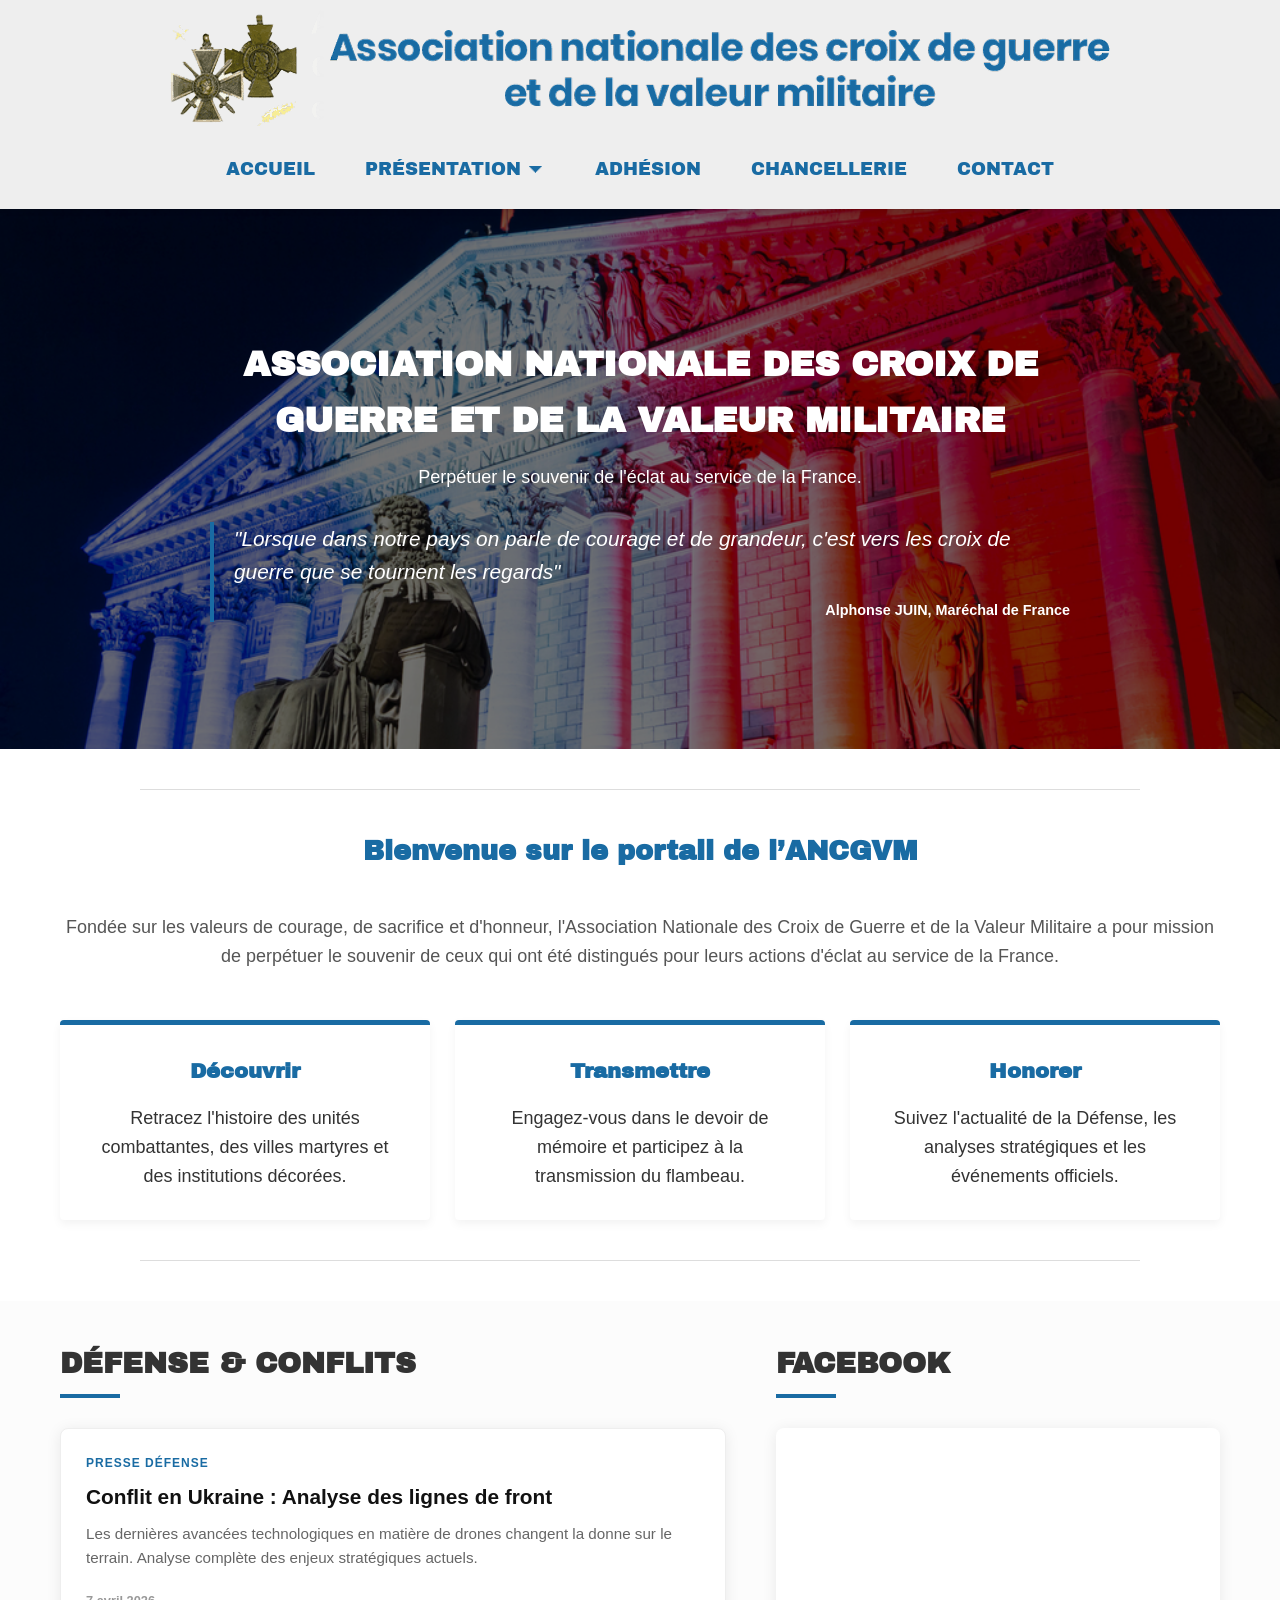
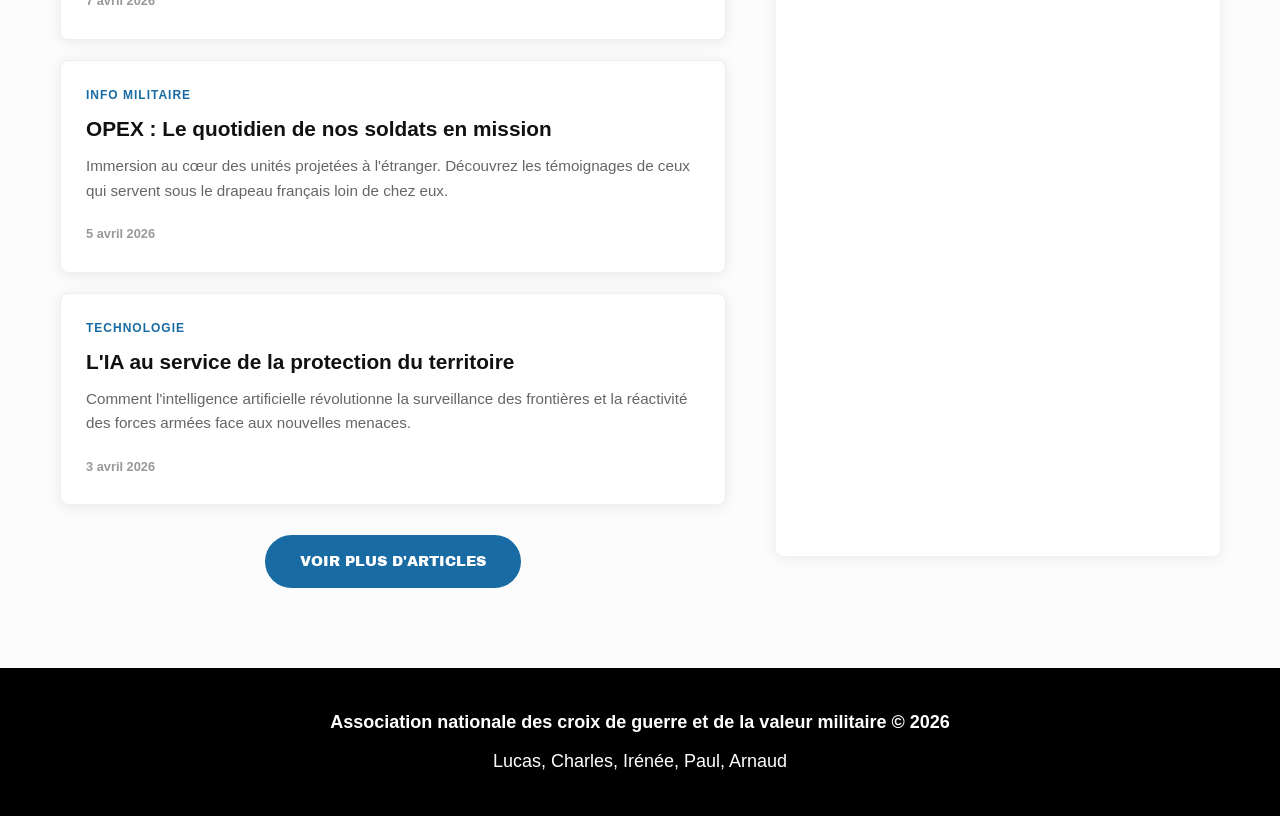
<file: index.html>
<!DOCTYPE html>
<html lang="fr">
<head>
    <meta charset="UTF-8">
    <meta name="viewport" content="width=device-width, initial-scale=1.0">
    <link rel="stylesheet" href="css/index.css">
    <link rel="preconnect" href="https://fonts.googleapis.com">
    <link rel="preconnect" href="https://fonts.gstatic.com" crossorigin>
    <link href="https://fonts.googleapis.com/css2?family=Archivo+Black&display=swap" rel="stylesheet">
    <title>ANCGVM - Accueil</title>
</head>
<body>
    <header>
        <div class="logo">
            <img src="image/logo.png" alt="logo">
        </div>
        <nav>
            <ul>
                <li><a href="index.html">ACCUEIL</a></li>
                <li class="dropdown">
                    <a>PRÉSENTATION ⏷</a>
                    <ul class="submenu">
                        <li><a href="html/presentation/histoire.html">HISTOIRE</a></li>
                        <li><a href="html/presentation/mission.html">MISSION</a></li>
                    </ul>
                </li>
                <li><a href="html/adhésion/adhesion.html">ADHÉSION</a></li>
                <li><a href="html/chancellerie.html">CHANCELLERIE</a></li>
                <li><a href="html/contact.html">CONTACT</a></li>
            </ul>
        </nav>
    </header>

    <main>
        <section class="hero">
            <div class="hero-overlay"></div>
            <div class="hero-content">
                <h1>Association Nationale des Croix de Guerre et de la Valeur Militaire</h1>
                <p class="hero-description">Perpétuer le souvenir de l'éclat au service de la France.</p>
                <blockquote class="citation">
                    "Lorsque dans notre pays on parle de courage et de grandeur, c'est vers les croix de guerre que se tournent les regards"
                    <cite>Alphonse JUIN, Maréchal de France</cite>
                </blockquote>
            </div>
        </section>

        <hr class="section-divider">

        <section class="presentation-section">
            <div class="container">
                <h2>Bienvenue sur le portail de l’ANCGVM</h2>
                <p class="intro-text">Fondée sur les valeurs de courage, de sacrifice et d'honneur, l'Association Nationale des Croix de Guerre et de la Valeur Militaire a pour mission de perpétuer le souvenir de ceux qui ont été distingués pour leurs actions d'éclat au service de la France.</p>
                
                <div class="features-grid">
                    <div class="feature-card">
                        <h3>Découvrir</h3>
                        <p>Retracez l'histoire des unités combattantes, des villes martyres et des institutions décorées.</p>
                    </div>
                    <div class="feature-card">
                        <h3>Transmettre</h3>
                        <p>Engagez-vous dans le devoir de mémoire et participez à la transmission du flambeau.</p>
                    </div>
                    <div class="feature-card">
                        <h3>Honorer</h3>
                        <p>Suivez l'actualité de la Défense, les analyses stratégiques et les événements officiels.</p>
                    </div>
                </div>
            </div>
        </section>

        <hr class="section-divider">

        <section class="news-social-section">
            <div class="container">
                <div class="dual-grid">
                    <div class="news-column">
                        <h2 class="column-title">DÉFENSE & CONFLITS</h2>
                        <div class="news-feed">
                            
                            <a href="https://news.google.com/search?q=Ukraine+guerre+actualité&hl=fr" target="_blank" class="article-card">
                                <div class="article-content">
                                    <span class="source">PRESSE DÉFENSE</span>
                                    <h3>Conflit en Ukraine : Analyse des lignes de front</h3>
                                    <p>Les dernières avancées technologiques en matière de drones changent la donne sur le terrain. Analyse complète des enjeux stratégiques actuels.</p>
                                    <span class="news-date">7 avril 2026</span>
                                </div>
                            </a>

                            <a href="https://news.google.com/search?q=Armée+française+opex&hl=fr" target="_blank" class="article-card">
                                <div class="article-content">
                                    <span class="source">INFO MILITAIRE</span>
                                    <h3>OPEX : Le quotidien de nos soldats en mission</h3>
                                    <p>Immersion au cœur des unités projetées à l'étranger. Découvrez les témoignages de ceux qui servent sous le drapeau français loin de chez eux.</p>
                                    <span class="news-date">5 avril 2026</span>
                                </div>
                            </a>

                            <a href="https://news.google.com/search?q=Innovation+défense+France&hl=fr" target="_blank" class="article-card">
                                <div class="article-content">
                                    <span class="source">TECHNOLOGIE</span>
                                    <h3>L'IA au service de la protection du territoire</h3>
                                    <p>Comment l'intelligence artificielle révolutionne la surveillance des frontières et la réactivité des forces armées face aux nouvelles menaces.</p>
                                    <span class="news-date">3 avril 2026</span>
                                </div>
                            </a>

                            <div class="btn-container">
                                <a href="https://news.google.com/search?q=guerre&hl=fr" target="_blank" class="btn-more">VOIR PLUS D'ARTICLES</a>
                            </div>
                        </div>
                    </div>

                    <div class="social-column">
                        <h2 class="column-title">FACEBOOK</h2>
                        <div class="fb-wrapper">
                            <iframe src="https://www.facebook.com/plugins/page.php?href=https%3A%2F%2Fwww.facebook.com%2FAncgvm&tabs=timeline&width=500&height=500&small_header=false&adapt_container_width=true&hide_cover=false&show_facepile=true&appId" 
                                width="500" height="700" style="border:none;overflow:hidden" scrolling="no" frameborder="0" allowfullscreen="true" allow="autoplay; clipboard-write; encrypted-media; picture-in-picture; web-share">
                            </iframe>
                        </div>
                    </div>
                </div>
            </div>
        </section>
    </main>

    <footer>
        <p>Association nationale des croix de guerre et de la valeur militaire © 2026</p>
        <p>Lucas, Charles, Irénée, Paul, Arnaud</p>
    </footer>
</body>
</html>
</file>
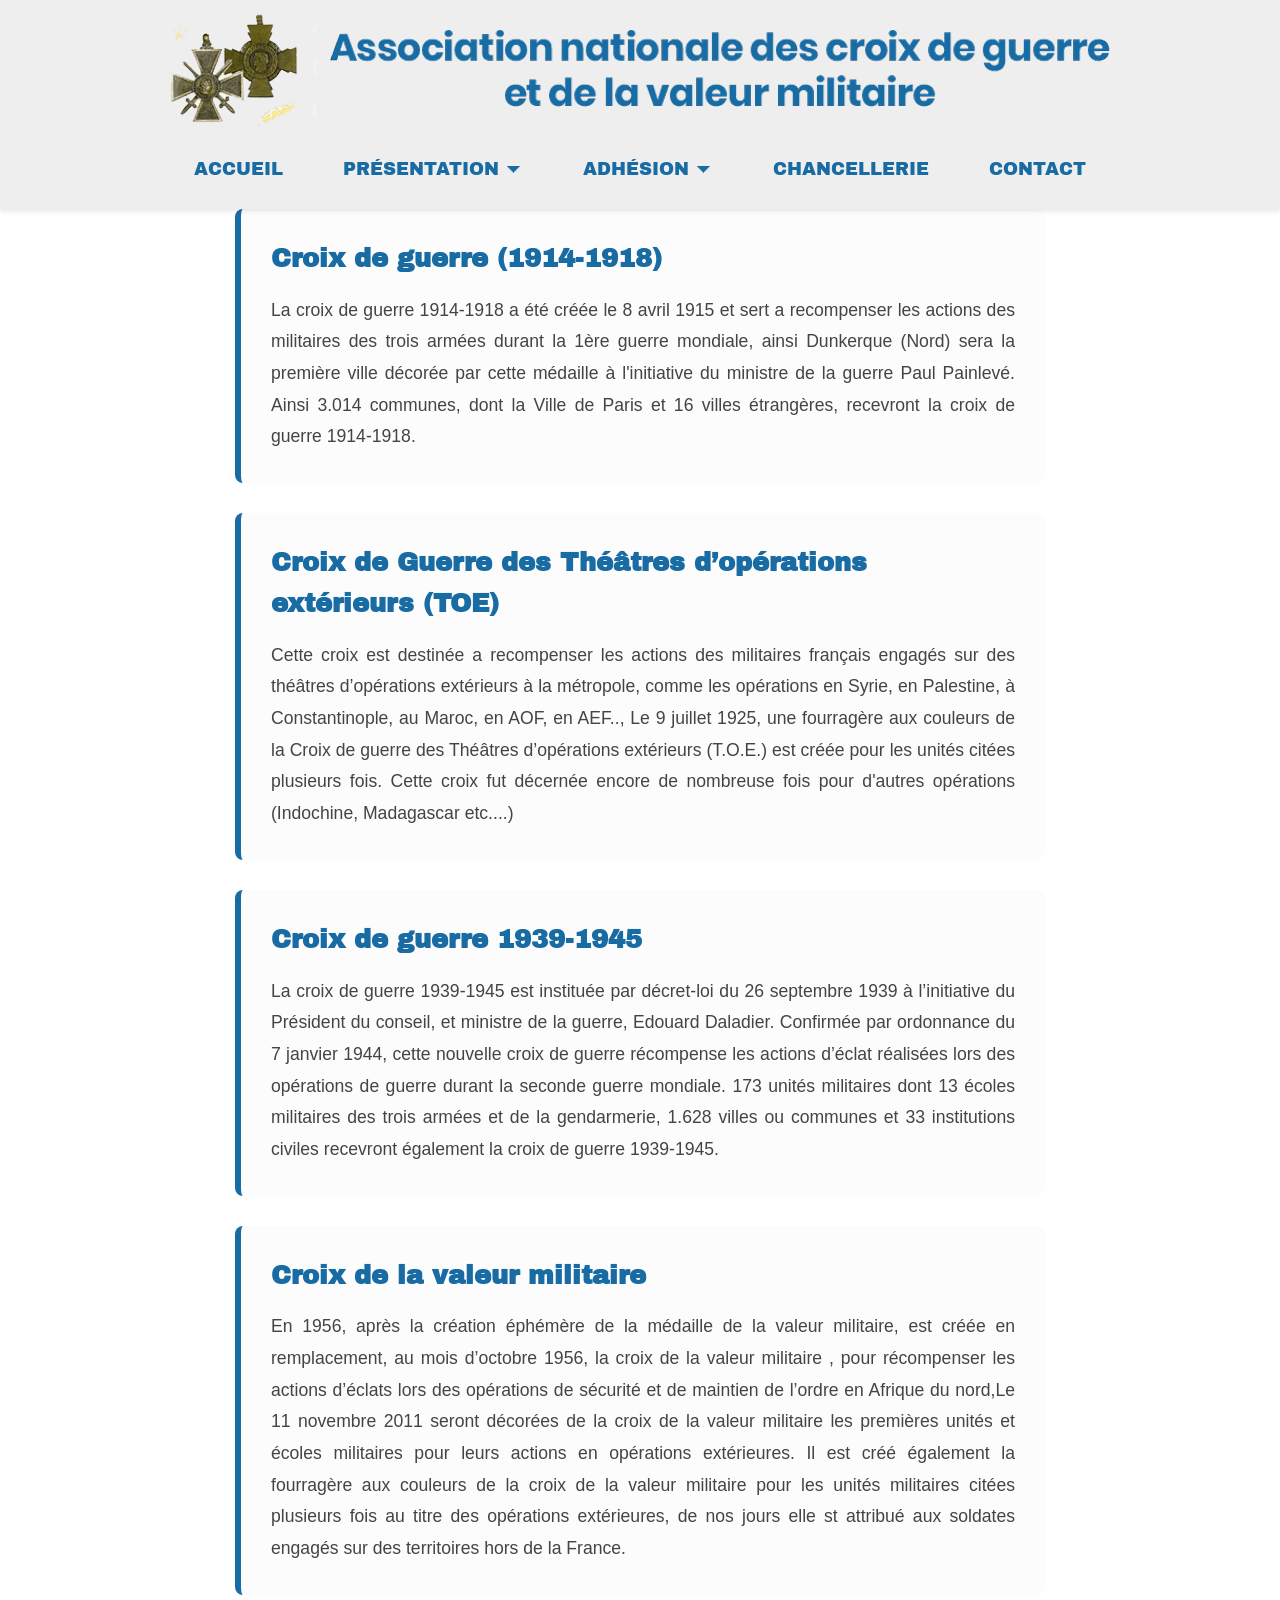
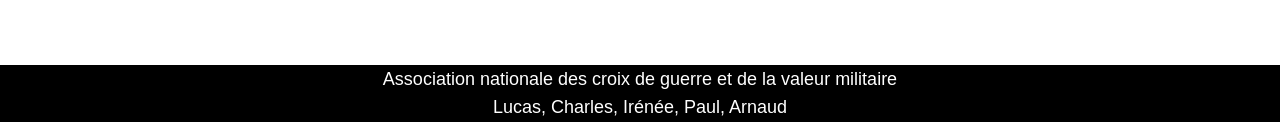
<file: html/chancellerie.html>
<!DOCTYPE html>
<html lang="fr">

<head>
    <meta charset="UTF-8">
    <meta name="viewport" content="width=device-width, initial-scale=1.0">
    <link rel="stylesheet" href="../css/chancellerie.css">
    <link rel="preconnect" href="https://fonts.googleapis.com">
    <link rel="preconnect" href="https://fonts.gstatic.com" crossorigin>
    <link href="https://fonts.googleapis.com/css2?family=Archivo+Black&display=swap" rel="stylesheet">
    <title>ANCGVM</title>
</head>

<body>
    <header>
        <div class="logo">
            <img src="../image/logo.png" alt="logo">
        </div>
        <nav>
            <ul>
                <li><a href="../index.html">ACCUEIL</a></li>
                <li class="dropdown">
                    <a>PRÉSENTATION ⏷</a>
                    <ul class="submenu">
                        <li><a href="presentation/histoire.html">HISTOIRE</a></li>
                        <li><a href="presentation/mission.html">MISSION</a></li>
                    </ul>
                </li>
                <li class="dropdown">
                    <a>ADHÉSION ⏷</a>
                    <ul class="submenu">
                        <li><a href="adhésion/modalité.html">MODALITÉS</a></li>
                        <li><a href="adhésion/modalité.html">FORMULAIRE</a></li>
                    </ul>
                </li>
                <li><a href="./chancellerie.html">CHANCELLERIE</a></li>
                <li><a href="./contact.html">CONTACT</a></li>
            </ul>
        </nav>
    </header>
    <section class="chancellerie-content">
            <article class="chancellerie-block">
                <h2>Croix de guerre (1914-1918)</h2>
                <p>La croix de guerre 1914-1918 a été créée le 8 avril 1915 et sert a recompenser les actions des militaires des trois armées durant la 1ère guerre mondiale, ainsi Dunkerque (Nord) sera la première ville décorée par cette médaille à l'initiative du ministre de la guerre Paul Painlevé. Ainsi 3.014 communes, dont la Ville de Paris et 16 villes étrangères, recevront la croix de guerre 1914-1918. </p>
            </article>

            <article class="chancellerie-block">
                <h2>Croix de Guerre des Théâtres d’opérations extérieurs (TOE)</h2>
                <p>Cette croix est destinée a recompenser les actions des militaires français engagés sur des théâtres d’opérations extérieurs à la métropole, comme les opérations en Syrie, en Palestine, à Constantinople, au Maroc, en AOF, en AEF.., Le 9 juillet 1925, une fourragère aux couleurs de la Croix de guerre des Théâtres d’opérations extérieurs (T.O.E.) est créée pour les unités citées plusieurs fois. Cette croix fut décernée encore de nombreuse fois pour d'autres opérations (Indochine, Madagascar etc....)</p>
            </article>

            <article class="chancellerie-block">
                <h2>Croix de guerre 1939-1945</h2>
                <p> La croix de guerre 1939-1945 est instituée par décret-loi du 26 septembre 1939 à l’initiative du Président du conseil, et ministre de la guerre, Edouard Daladier. Confirmée par ordonnance du 7 janvier 1944, cette nouvelle croix de guerre récompense les actions d’éclat réalisées lors des opérations de guerre durant la seconde guerre mondiale. 173 unités militaires dont 13 écoles militaires des trois armées et de la gendarmerie, 1.628 villes ou communes et 33 institutions civiles recevront également la croix de guerre 1939-1945.</p>
            </article>

            <article class="chancellerie-block">
                <h2>Croix de la valeur militaire</h2>
                <p> En 1956, après la création éphémère de la médaille de la valeur militaire, est créée en remplacement, au mois d’octobre 1956, la croix de la valeur militaire , pour récompenser les actions d’éclats lors des opérations de sécurité et de maintien de l’ordre en Afrique du nord,Le 11 novembre 2011 seront décorées de la croix de la valeur militaire les premières unités et écoles militaires pour leurs actions en opérations extérieures. Il est créé également la fourragère aux couleurs de la croix de la valeur militaire pour les unités militaires citées plusieurs fois au titre des opérations extérieures, de nos jours elle st attribué aux soldates engagés sur des territoires hors de la France.</p>
            </article>
        </section>
    <footer>
        <p>Association nationale des croix de guerre et de la valeur militaire</p>
        <p>Lucas, Charles, Irénée, Paul, Arnaud</p>
    </footer>
</body>

</html>
</file>
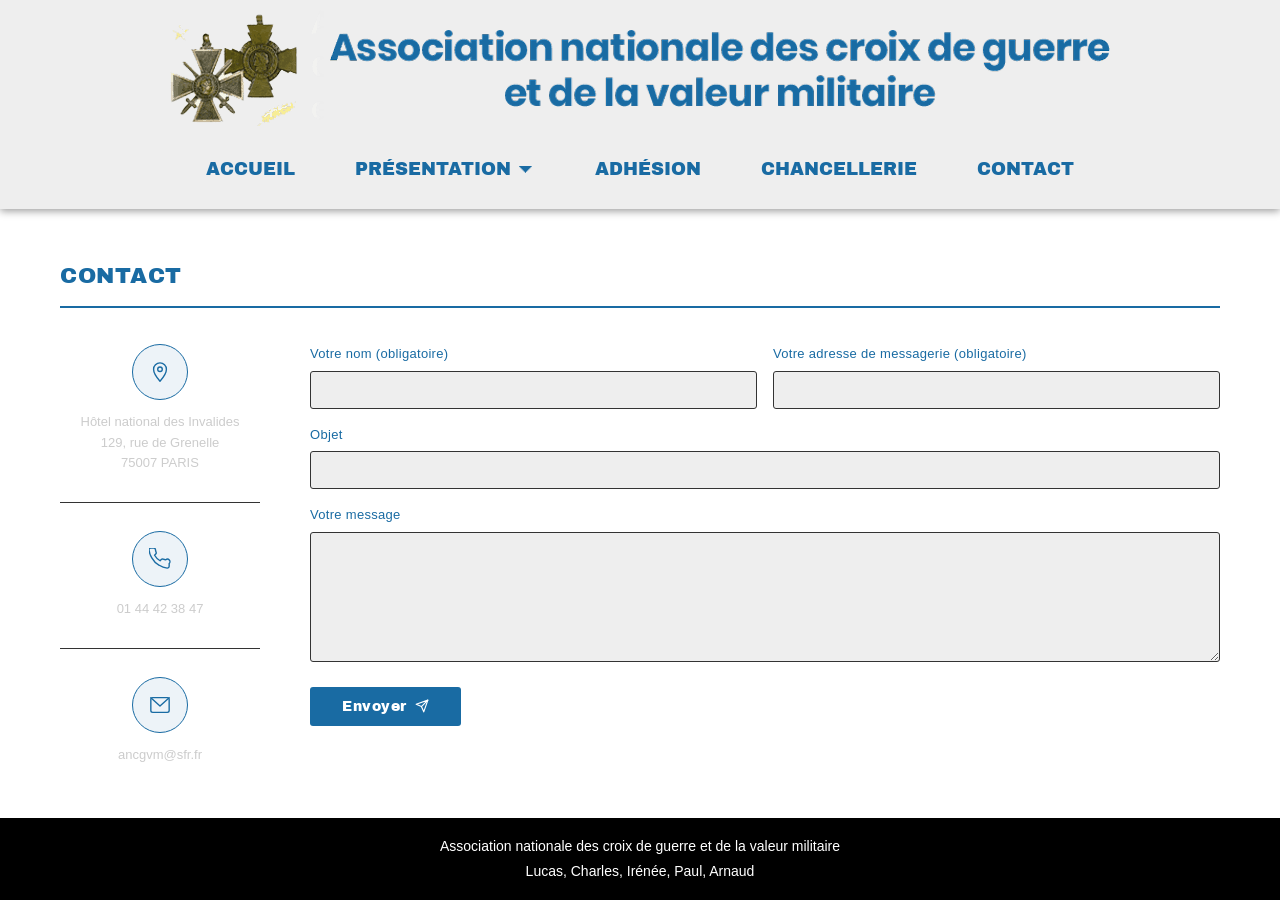
<file: html/contact.html>
<!DOCTYPE html>
<html lang="fr">
<head>
    <meta charset="UTF-8">
    <meta name="viewport" content="width=device-width, initial-scale=1.0">
    <link rel="stylesheet" href="../css/contact.css">
    <link rel="preconnect" href="https://fonts.googleapis.com">
    <link rel="preconnect" href="https://fonts.gstatic.com" crossorigin>
    <link href="https://fonts.googleapis.com/css2?family=Archivo+Black&display=swap" rel="stylesheet">
    <title>ANCGVM — Contact</title>
</head>
<body>
    <header>
        <div class="logo">
            <img src="../image/logo.png" alt="logo">
        </div>
        <nav>
            <ul>
                <li><a href="../index.html">ACCUEIL</a></li>
                <li class="dropdown">
                    <a>PRÉSENTATION ⏷</a>
                    <ul class="submenu">
                        <li><a href="presentation/histoire.html">HISTOIRE</a></li>
                        <li><a href="presentation/mission.html">MISSION</a></li>
                    </ul>
                </li>
                <li><a href="./adhésion/adhesion.html">ADHÉSION</a></li>
                <li><a href="./chancellerie.html">CHANCELLERIE</a></li>
                <li><a href="./contact.html">CONTACT</a></li>
            </ul>
        </nav>
    </header>

    <main>
        <p class="contact-title">CONTACT</p>

        <div class="contact-layout">

            <!-- Colonne gauche : infos -->
            <div class="contact-left">
                <div class="contact-info">
                    <div class="icon-wrap">
                        <svg width="22" height="22" viewBox="0 0 24 24" fill="none" stroke="#196ba3" stroke-width="1.5" stroke-linecap="round" stroke-linejoin="round">
                            <path d="M12 2C8.13 2 5 5.13 5 9c0 5.25 7 13 7 13s7-7.75 7-13c0-3.87-3.13-7-7-7z"/>
                            <circle cx="12" cy="9" r="2.5"/>
                        </svg>
                    </div>
                    <p>Hôtel national des Invalides<br>129, rue de Grenelle<br>75007 PARIS</p>
                </div>

                <hr class="info-sep">

                <div class="contact-info">
                    <div class="icon-wrap">
                        <svg width="22" height="22" viewBox="0 0 24 24" fill="none" stroke="#196ba3" stroke-width="1.5" stroke-linecap="round" stroke-linejoin="round">
                            <path d="M22 16.92v3a2 2 0 01-2.18 2 19.8 19.8 0 01-8.63-3.07A19.5 19.5 0 013.07 10.8 19.8 19.8 0 01.07 2.18 2 2 0 012.05 0h3a2 2 0 012 1.72c.127.96.361 1.903.7 2.81a2 2 0 01-.45 2.11L6.09 7.91a16 16 0 006 6l1.27-1.27a2 2 0 012.11-.45c.907.339 1.85.573 2.81.7A2 2 0 0122 16.92z"/>
                        </svg>
                    </div>
                    <p>01 44 42 38 47</p>
                </div>

                <hr class="info-sep">

                <div class="contact-info">
                    <div class="icon-wrap">
                        <svg width="22" height="22" viewBox="0 0 24 24" fill="none" stroke="#196ba3" stroke-width="1.5" stroke-linecap="round" stroke-linejoin="round">
                            <rect x="2" y="4" width="20" height="16" rx="2"/>
                            <polyline points="2,4 12,13 22,4"/>
                        </svg>
                    </div>
                    <p>ancgvm@sfr.fr</p>
                </div>
            </div>

            <!-- Colonne droite : formulaire -->
            <div class="contact-right">
                <div class="form-row">
                    <div class="form-field">
                        <label for="nom">Votre nom (obligatoire)</label>
                        <input type="text" id="nom" name="nom" required>
                    </div>
                    <div class="form-field">
                        <label for="email">Votre adresse de messagerie (obligatoire)</label>
                        <input type="email" id="email" name="email" required>
                    </div>
                </div>
                <div class="form-field">
                    <label for="objet">Objet</label>
                    <input type="text" id="objet" name="objet">
                </div>
                <div class="form-field">
                    <label for="message">Votre message</label>
                    <textarea id="message" name="message"></textarea>
                </div>
                <button type="submit" class="btn-submit">
                    Envoyer
                    <svg width="14" height="14" viewBox="0 0 24 24" fill="none" stroke="#fff" stroke-width="2" stroke-linecap="round" stroke-linejoin="round">
                        <line x1="22" y1="2" x2="11" y2="13"/>
                        <polygon points="22 2 15 22 11 13 2 9 22 2"/>
                    </svg>
                </button>
            </div>

        </div>
    </main>

    <footer>
        <p>Association nationale des croix de guerre et de la valeur militaire</p>
        <p>Lucas, Charles, Irénée, Paul, Arnaud</p>
    </footer>
</body>
</html>
</file>
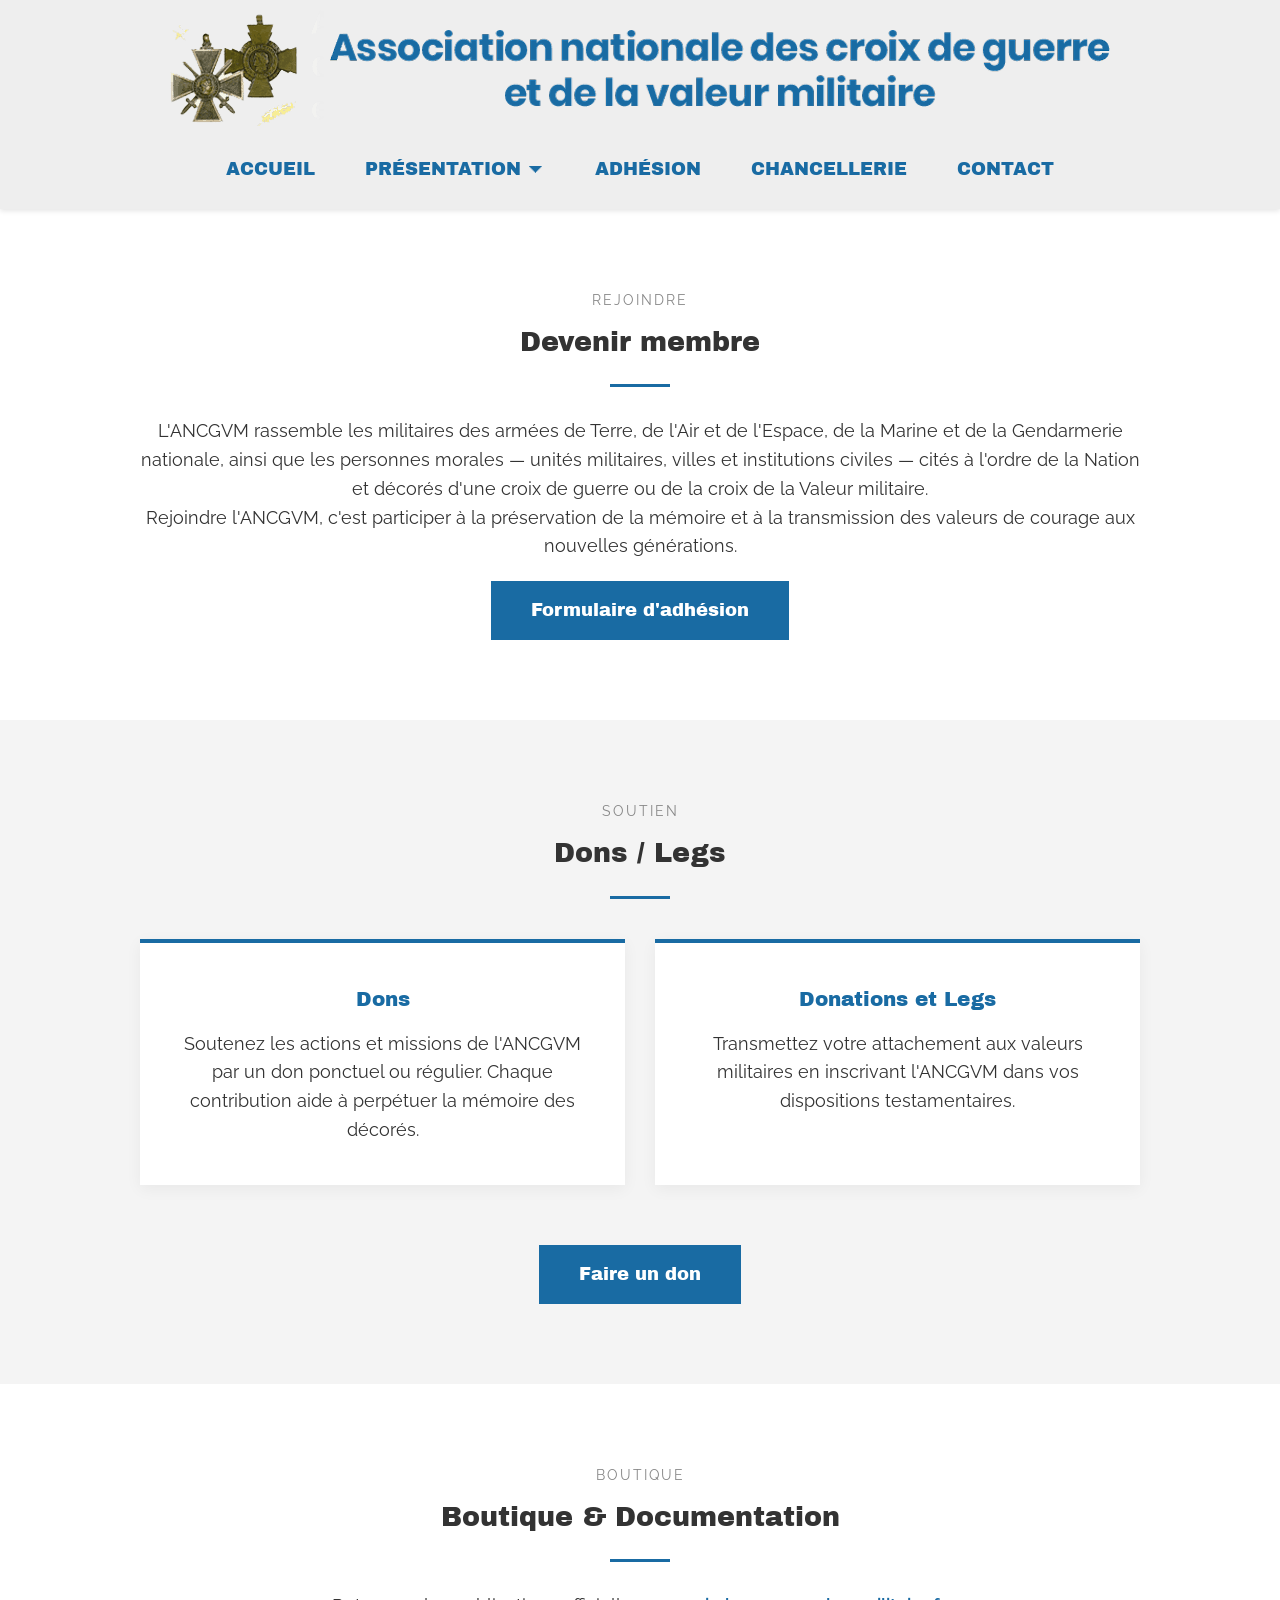
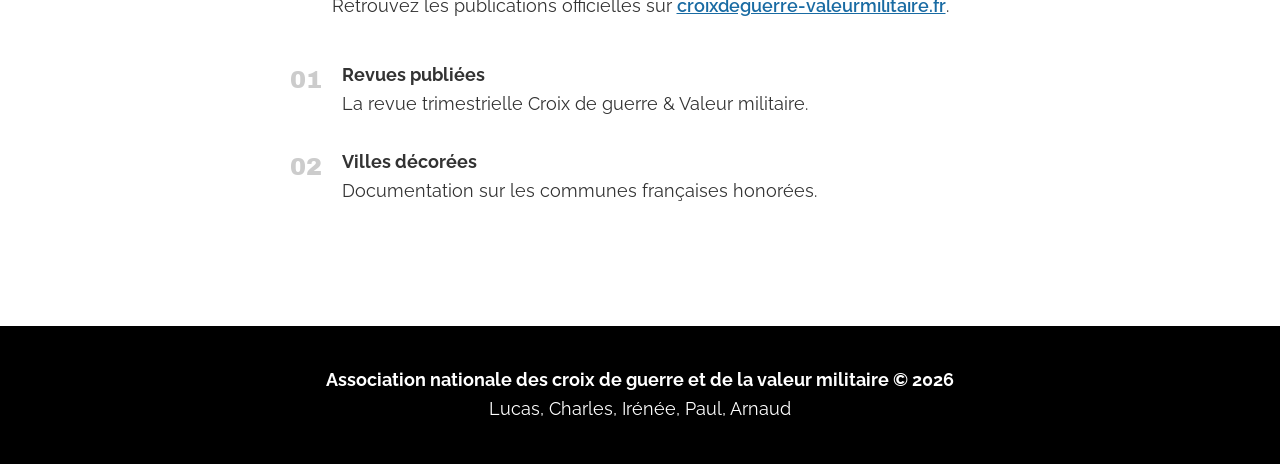
<file: html/adhésion/adhesion.html>
<!DOCTYPE html>
<html lang="fr">
<head>
    <meta charset="UTF-8" />
    <meta name="viewport" content="width=device-width, initial-scale=1.0" />
    <title>Adhésion – ANCGVM</title>
    <link rel="preconnect" href="https://fonts.googleapis.com">
    <link rel="preconnect" href="https://fonts.gstatic.com" crossorigin>
    <link href="https://fonts.googleapis.com/css2?family=Archivo+Black&family=Raleway:wght@300;400;600&display=swap" rel="stylesheet">
    <link rel="stylesheet" href="../../css/adhésion/adhesion.css" />
</head>
<body>

    <header>
        <div class="logo">
            <img src="../../image/logo.png" alt="logo ANCGVM">
        </div>
        <nav>
            <ul>
                <li><a href="../../index.html">ACCUEIL</a></li>
                <li class="dropdown">
                    <a href="#">PRÉSENTATION ⏷</a>
                    <ul class="submenu">
                        <li><a href="../presentation/histoire.html">HISTOIRE</a></li>
                        <li><a href="../presentation/mission.html">MISSION</a></li>
                    </ul>
                </li>
                <li><a href="./adhesion.html">ADHÉSION</a></li>
                <li><a href="../chancellerie.html">CHANCELLERIE</a></li>
                <li><a href="../contact.html">CONTACT</a></li>
            </ul>
        </nav>
    </header>

    <main>
        <section class="content-section">
            <div class="container">
                <span class="section-label">Rejoindre</span>
                <h2 class="archivo-black-regular">Devenir membre</h2>
                <div class="divider"></div>
                <p>
                    L'ANCGVM rassemble les militaires des armées de Terre, de l'Air et de l'Espace,
                    de la Marine et de la Gendarmerie nationale, ainsi que les personnes morales —
                    unités militaires, villes et institutions civiles — cités à l'ordre de la Nation
                    et décorés d'une croix de guerre ou de la croix de la Valeur militaire.
                </p>
                <p>
                    Rejoindre l'ANCGVM, c'est participer à la préservation de la mémoire et à la
                    transmission des valeurs de courage aux nouvelles générations.
                </p>
                <a href="formulaire.html" class="btn btn-blue">Formulaire d'adhésion</a>
            </div>
        </section>

        <section class="content-section bg-light">
            <div class="container">
                <span class="section-label">Soutien</span>
                <h2 class="archivo-black-regular">Dons / Legs</h2>
                <div class="divider"></div>

                <div class="grid">
                    <div class="card">
                        <h3 class="archivo-black-regular">Dons</h3>
                        <p>
                            Soutenez les actions et missions de l'ANCGVM par un don ponctuel ou régulier.
                            Chaque contribution aide à perpétuer la mémoire des décorés.
                        </p>
                    </div>
                    <div class="card">
                        <h3 class="archivo-black-regular">Donations et Legs</h3>
                        <p>
                            Transmettez votre attachement aux valeurs militaires en inscrivant l'ANCGVM
                            dans vos dispositions testamentaires.
                        </p>
                    </div>
                </div>

                <a href="don.html" class="btn btn-blue">Faire un don</a>
            </div>
        </section>

        <section class="content-section">
            <div class="container">
                <span class="section-label">Boutique</span>
                <h2 class="archivo-black-regular">Boutique & Documentation</h2>
                <div class="divider"></div>
                <p>
                    Retrouvez les publications officielles sur 
                    <a href="https://www.croixdeguerre-valeurmilitaire.fr" class="link-blue">croixdeguerre-valeurmilitaire.fr</a>.
                </p>

                <ul class="shop-list">
                    <li>
                        <span class="list-num">01</span>
                        <div>
                            <h4>Revues publiées</h4>
                            <p>La revue trimestrielle Croix de guerre & Valeur militaire.</p>
                        </div>
                    </li>
                    <li>
                        <span class="list-num">02</span>
                        <div>
                            <h4>Villes décorées</h4>
                            <p>Documentation sur les communes françaises honorées.</p>
                        </div>
                    </li>
                </ul>
            </div>
        </section>
    </main>

    <footer>
        <p><strong>Association nationale des croix de guerre et de la valeur militaire © 2026</strong></p>
        <p>Lucas, Charles, Irénée, Paul, Arnaud</p>
    </footer>
</body>
</html>
</file>
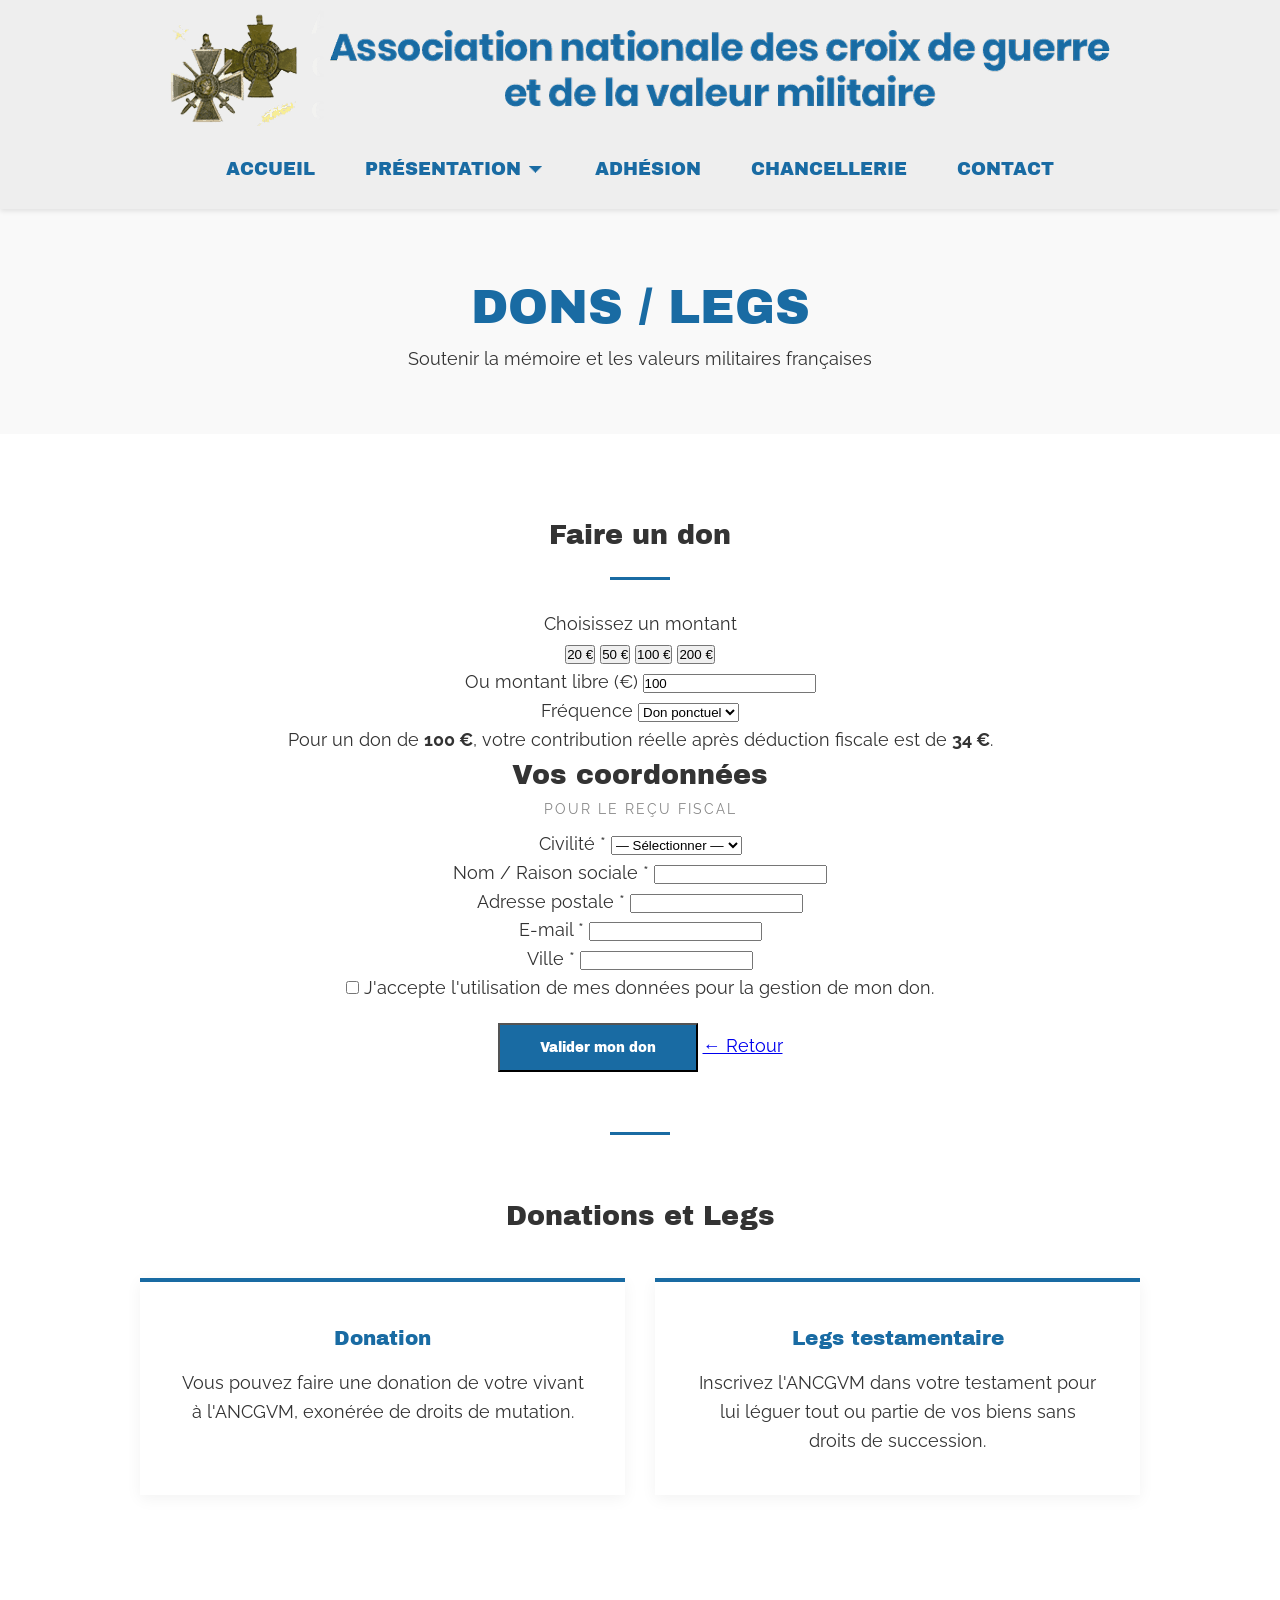
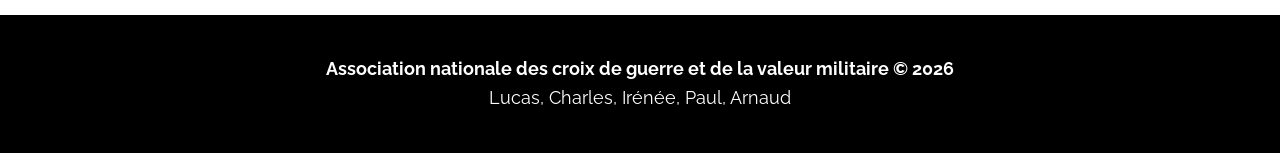
<file: html/adhésion/don.html>
<!DOCTYPE html>
<html lang="fr">
<head>
    <meta charset="UTF-8" />
    <meta name="viewport" content="width=device-width, initial-scale=1.0" />
    <title>Faire un don – ANCGVM</title>
    <link rel="preconnect" href="https://fonts.googleapis.com">
    <link rel="preconnect" href="https://fonts.gstatic.com" crossorigin>
    <link href="https://fonts.googleapis.com/css2?family=Archivo+Black&family=Raleway:wght@300;400;600&display=swap" rel="stylesheet">
    <link rel="stylesheet" href="../../css/adhésion/adhesion.css" />
</head>
<body>

    <header>
        <div class="logo">
            <img src="../../image/logo.png" alt="logo ANCGVM">
        </div>
        <nav>
            <ul>
                <li><a href="../../index.html">ACCUEIL</a></li>
                <li class="dropdown">
                    <a href="#">PRÉSENTATION ⏷</a>
                    <ul class="submenu">
                        <li><a href="../presentation/histoire.html">HISTOIRE</a></li>
                        <li><a href="../presentation/mission.html">MISSION</a></li>
                    </ul>
                </li>
                <li><a href="./adhesion.html">ADHÉSION</a></li>
                <li><a href="../chancellerie.html">CHANCELLERIE</a></li>
                <li><a href="../contact.html">CONTACT</a></li>
            </ul>
        </nav>
    </header>

    <main>
        <div class="hero-title">
            <h1 class="archivo-black-regular">Dons / Legs</h1>
            <p>Soutenir la mémoire et les valeurs militaires françaises</p>
        </div>

        <section class="content-section">
            <div class="container container--form">
                
                <div class="form-section">
                    <h2 class="form-section-title archivo-black-regular">Faire un don</h2>
                    <div class="divider"></div>

                    <form action="#" method="post" class="main-form">
                        
                        <div class="form-group">
                            <label>Choisissez un montant</label>
                            <div class="amount-buttons">
                                <button type="button" class="amount-btn" data-val="20">20 €</button>
                                <button type="button" class="amount-btn" data-val="50">50 €</button>
                                <button type="button" class="amount-btn selected" data-val="100">100 €</button>
                                <button type="button" class="amount-btn" data-val="200">200 €</button>
                            </div>
                        </div>

                        <div class="form-row">
                            <div class="form-group">
                                <label for="montant_libre">Ou montant libre (€)</label>
                                <input type="number" id="montant_libre" name="montant" value="100" />
                            </div>
                            <div class="form-group">
                                <label for="frequence">Fréquence</label>
                                <select id="frequence" name="frequence">
                                    <option value="ponctuel">Don ponctuel</option>
                                    <option value="mensuel">Don mensuel</option>
                                    <option value="annuel">Don annuel</option>
                                </select>
                            </div>
                        </div>

                        <p class="form-info-box">
                            Pour un don de <strong>100 €</strong>, votre contribution réelle après déduction fiscale est de <strong>34 €</strong>.
                        </p>

                        <h2 class="form-section-title archivo-black-regular">Vos coordonnées</h2>
                        <span class="section-label">Pour le reçu fiscal</span>

                        <div class="form-row">
                            <div class="form-group">
                                <label for="civilite_don">Civilité <span class="required">*</span></label>
                                <select id="civilite_don" name="civilite" required>
                                    <option value="">— Sélectionner —</option>
                                    <option value="M">M.</option>
                                    <option value="Mme">Mme</option>
                                    <option value="org">Organisation</option>
                                </select>
                            </div>
                            <div class="form-group">
                                <label for="nom_don">Nom / Raison sociale <span class="required">*</span></label>
                                <input type="text" id="nom_don" name="nom" required />
                            </div>
                        </div>

                        <div class="form-group">
                            <label for="adresse_don">Adresse postale <span class="required">*</span></label>
                            <input type="text" id="adresse_don" name="adresse" required />
                        </div>

                        <div class="form-row">
                            <div class="form-group">
                                <label for="email_don">E-mail <span class="required">*</span></label>
                                <input type="email" id="email_don" name="email" required />
                            </div>
                            <div class="form-group">
                                <label for="ville_don">Ville <span class="required">*</span></label>
                                <input type="text" id="ville_don" name="ville" required />
                            </div>
                        </div>

                        <div class="checkbox-group">
                            <label class="checkbox-container">
                                <input type="checkbox" name="rgpd_don" required />
                                J'accepte l'utilisation de mes données pour la gestion de mon don.
                            </label>
                        </div>

                        <div class="form-actions">
                            <button type="submit" class="btn btn-blue">Valider mon don</button>
                            <a href="adhesion.html" class="btn-link">← Retour</a>
                        </div>
                    </form>
                </div>

                <div class="divider" style="margin: 60px auto;"></div>

                <div class="form-section">
                    <h2 class="form-section-title archivo-black-regular">Donations et Legs</h2>
                    <div class="grid">
                        <div class="card">
                            <h3 class="archivo-black-regular">Donation</h3>
                            <p>Vous pouvez faire une donation de votre vivant à l'ANCGVM, exonérée de droits de mutation.</p>
                        </div>
                        <div class="card">
                            <h3 class="archivo-black-regular">Legs testamentaire</h3>
                            <p>Inscrivez l'ANCGVM dans votre testament pour lui léguer tout ou partie de vos biens sans droits de succession.</p>
                        </div>
                    </div>
                </div>

            </div>
        </section>
    </main>

    <footer>
        <p><strong>Association nationale des croix de guerre et de la valeur militaire © 2026</strong></p>
        <p>Lucas, Charles, Irénée, Paul, Arnaud</p>
    </footer>

    <script>
        const btns = document.querySelectorAll('.amount-btn');
        const input = document.getElementById('montant_libre');
        btns.forEach(btn => {
            btn.addEventListener('click', () => {
                btns.forEach(b => b.classList.remove('selected'));
                btn.classList.add('selected');
                input.value = btn.dataset.val;
            });
        });
        input.addEventListener('input', () => {
            btns.forEach(b => b.classList.remove('selected'));
        });
    </script>
</body>
</html>
</file>
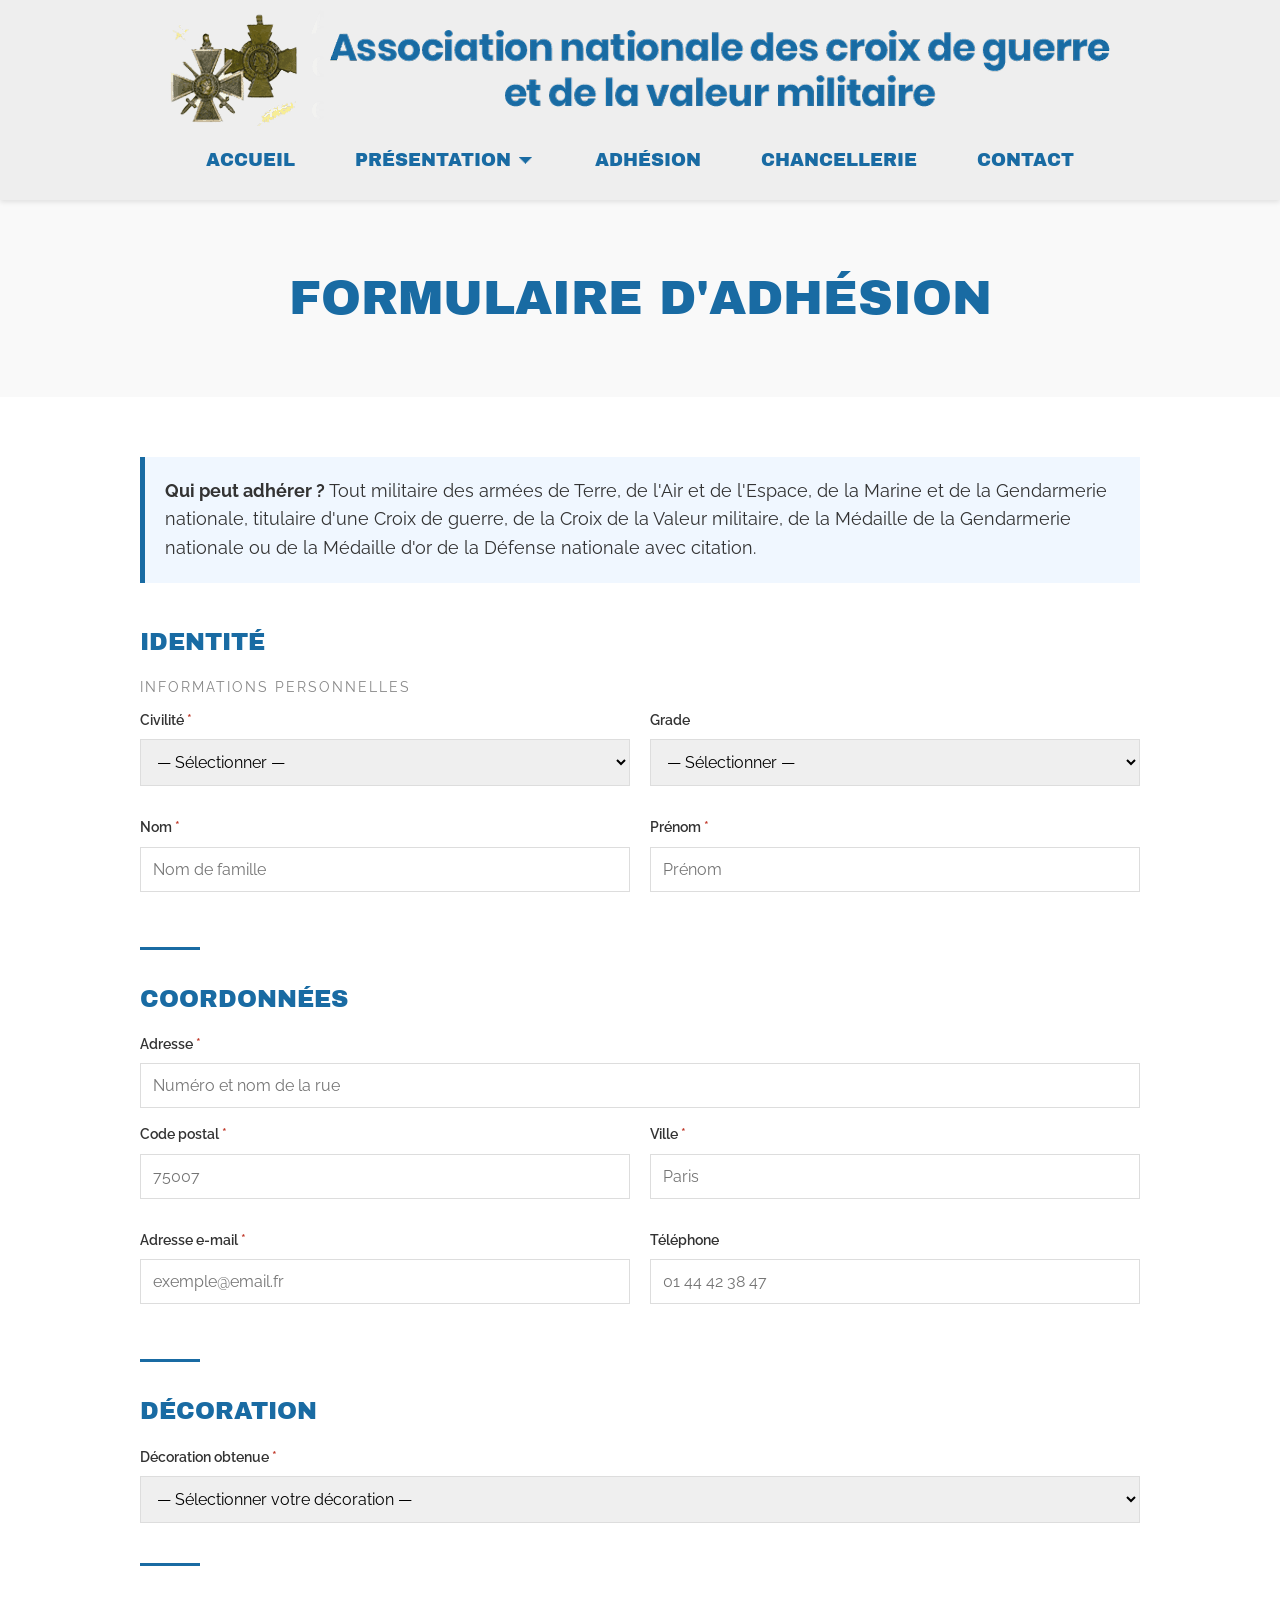
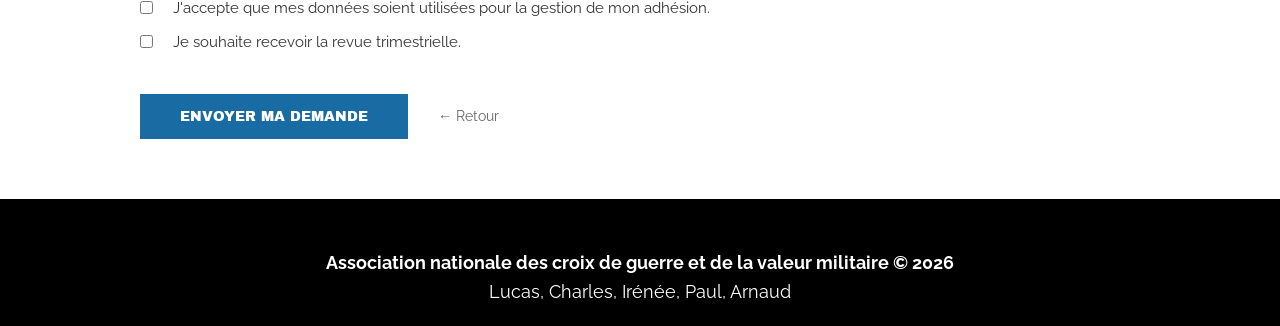
<file: html/adhésion/formulaire.html>
<!DOCTYPE html>
<html lang="fr">
<head>
    <meta charset="UTF-8" />
    <meta name="viewport" content="width=device-width, initial-scale=1.0" />
    <title>Formulaire d'adhésion – ANCGVM</title>
    <link rel="preconnect" href="https://fonts.googleapis.com">
    <link rel="preconnect" href="https://fonts.gstatic.com" crossorigin>
    <link href="https://fonts.googleapis.com/css2?family=Archivo+Black&family=Raleway:wght@300;400;600&display=swap" rel="stylesheet">
    <link rel="stylesheet" href="../../css/adhésion/formulaire.css" />
</head>
<body>

    <header>
        <div class="logo">
            <img src="../../image/logo.png" alt="logo ANCGVM">
        </div>
        <nav>
            <ul>
                <li><a href="../../index.html">ACCUEIL</a></li>
                <li class="dropdown">
                    <a href="#">PRÉSENTATION ⏷</a>
                    <ul class="submenu">
                        <li><a href="../presentation/histoire.html">HISTOIRE</a></li>
                        <li><a href="../presentation/mission.html">MISSION</a></li>
                    </ul>
                </li>
                <li><a href="./adhesion.html">ADHÉSION</a></li>
                <li><a href="../chancellerie.html">CHANCELLERIE</a></li>
                <li><a href="../contact.html">CONTACT</a></li>
            </ul>
        </nav>
    </header>

    <main>
        <div class="hero-title">
            <h1 class="archivo-black-regular">Formulaire d'adhésion</h1>
        </div>

        <section class="content-section">
            <div class="container container--form">
                
                <div class="form-info-box">
                    <p>
                        <strong>Qui peut adhérer ?</strong> Tout militaire des armées de Terre, de l'Air et de l'Espace,
                        de la Marine et de la Gendarmerie nationale, titulaire d'une Croix de guerre,
                        de la Croix de la Valeur militaire, de la Médaille de la Gendarmerie nationale
                        ou de la Médaille d'or de la Défense nationale avec citation.
                    </p>
                </div>

                <form action="#" method="post" class="main-form">
                    
                    <div class="form-section">
                        <h2 class="form-section-title archivo-black-regular">Identité</h2>
                        <span class="section-label">Informations personnelles</span>
                        
                        <div class="form-row">
                            <div class="form-group">
                                <label for="civilite">Civilité <span class="required">*</span></label>
                                <select id="civilite" name="civilite" required>
                                    <option value="">— Sélectionner —</option>
                                    <option value="M">M.</option>
                                    <option value="Mme">Mme</option>
                                </select>
                            </div>
                            <div class="form-group">
                                <label for="grade">Grade</label>
                                <select id="grade" name="grade">
                                    <option value="">— Sélectionner —</option>
                                    <option value="soldat">Soldat / Matelot</option>
                                    <option value="gen">Général / Amiral</option>
                                    <option value="civil">Civil / Personne morale</option>
                                </select>
                            </div>
                        </div>

                        <div class="form-row">
                            <div class="form-group">
                                <label for="nom">Nom <span class="required">*</span></label>
                                <input type="text" id="nom" name="nom" placeholder="Nom de famille" required />
                            </div>
                            <div class="form-group">
                                <label for="prenom">Prénom <span class="required">*</span></label>
                                <input type="text" id="prenom" name="prenom" placeholder="Prénom" required />
                            </div>
                        </div>
                    </div>

                    <div class="divider"></div>

                    <div class="form-section">
                        <h2 class="form-section-title archivo-black-regular">Coordonnées</h2>
                        <div class="form-group">
                            <label for="adresse">Adresse <span class="required">*</span></label>
                            <input type="text" id="adresse" name="adresse" placeholder="Numéro et nom de la rue" required />
                        </div>
                        <div class="form-row">
                            <div class="form-group">
                                <label for="cp">Code postal <span class="required">*</span></label>
                                <input type="text" id="cp" name="cp" placeholder="75007" required />
                            </div>
                            <div class="form-group">
                                <label for="ville">Ville <span class="required">*</span></label>
                                <input type="text" id="ville" name="ville" placeholder="Paris" required />
                            </div>
                        </div>
                        <div class="form-row">
                            <div class="form-group">
                                <label for="email">Adresse e-mail <span class="required">*</span></label>
                                <input type="email" id="email" name="email" placeholder="exemple@email.fr" required />
                            </div>
                            <div class="form-group">
                                <label for="telephone">Téléphone</label>
                                <input type="tel" id="telephone" name="telephone" placeholder="01 44 42 38 47" />
                            </div>
                        </div>
                    </div>

                    <div class="divider"></div>

                    <div class="form-section">
                        <h2 class="form-section-title archivo-black-regular">Décoration</h2>
                        <div class="form-group">
                            <label for="decoration">Décoration obtenue <span class="required">*</span></label>
                            <select id="decoration" name="decoration" required>
                                <option value="">— Sélectionner votre décoration —</option>
                                <option value="cg1418">Croix de guerre 1914–1918</option>
                                <option value="cvm">Croix de la Valeur militaire</option>
                                <option value="modn">Médaille d'or de la Défense nationale avec citation</option>
                            </select>
                        </div>
                    </div>

                    <div class="divider"></div>

                    <div class="form-section">
                        <div class="checkbox-group">
                            <label class="checkbox-container">
                                <input type="checkbox" name="rgpd" required />
                                <span class="checkmark"></span>
                                J'accepte que mes données soient utilisées pour la gestion de mon adhésion.
                            </label>
                            <label class="checkbox-container">
                                <input type="checkbox" name="newsletter" />
                                <span class="checkmark"></span>
                                Je souhaite recevoir la revue trimestrielle.
                            </label>
                        </div>
                    </div>

                    <div class="form-actions">
                        <button type="submit" class="btn btn-blue">Envoyer ma demande</button>
                        <a href="adhesion.html" class="btn-link">← Retour</a>
                    </div>
                </form>
            </div>
        </section>
    </main>

    <footer>
        <p><strong>Association nationale des croix de guerre et de la valeur militaire © 2026</strong></p>
        <p>Lucas, Charles, Irénée, Paul, Arnaud</p>
    </footer>
</body>
</html>
</file>
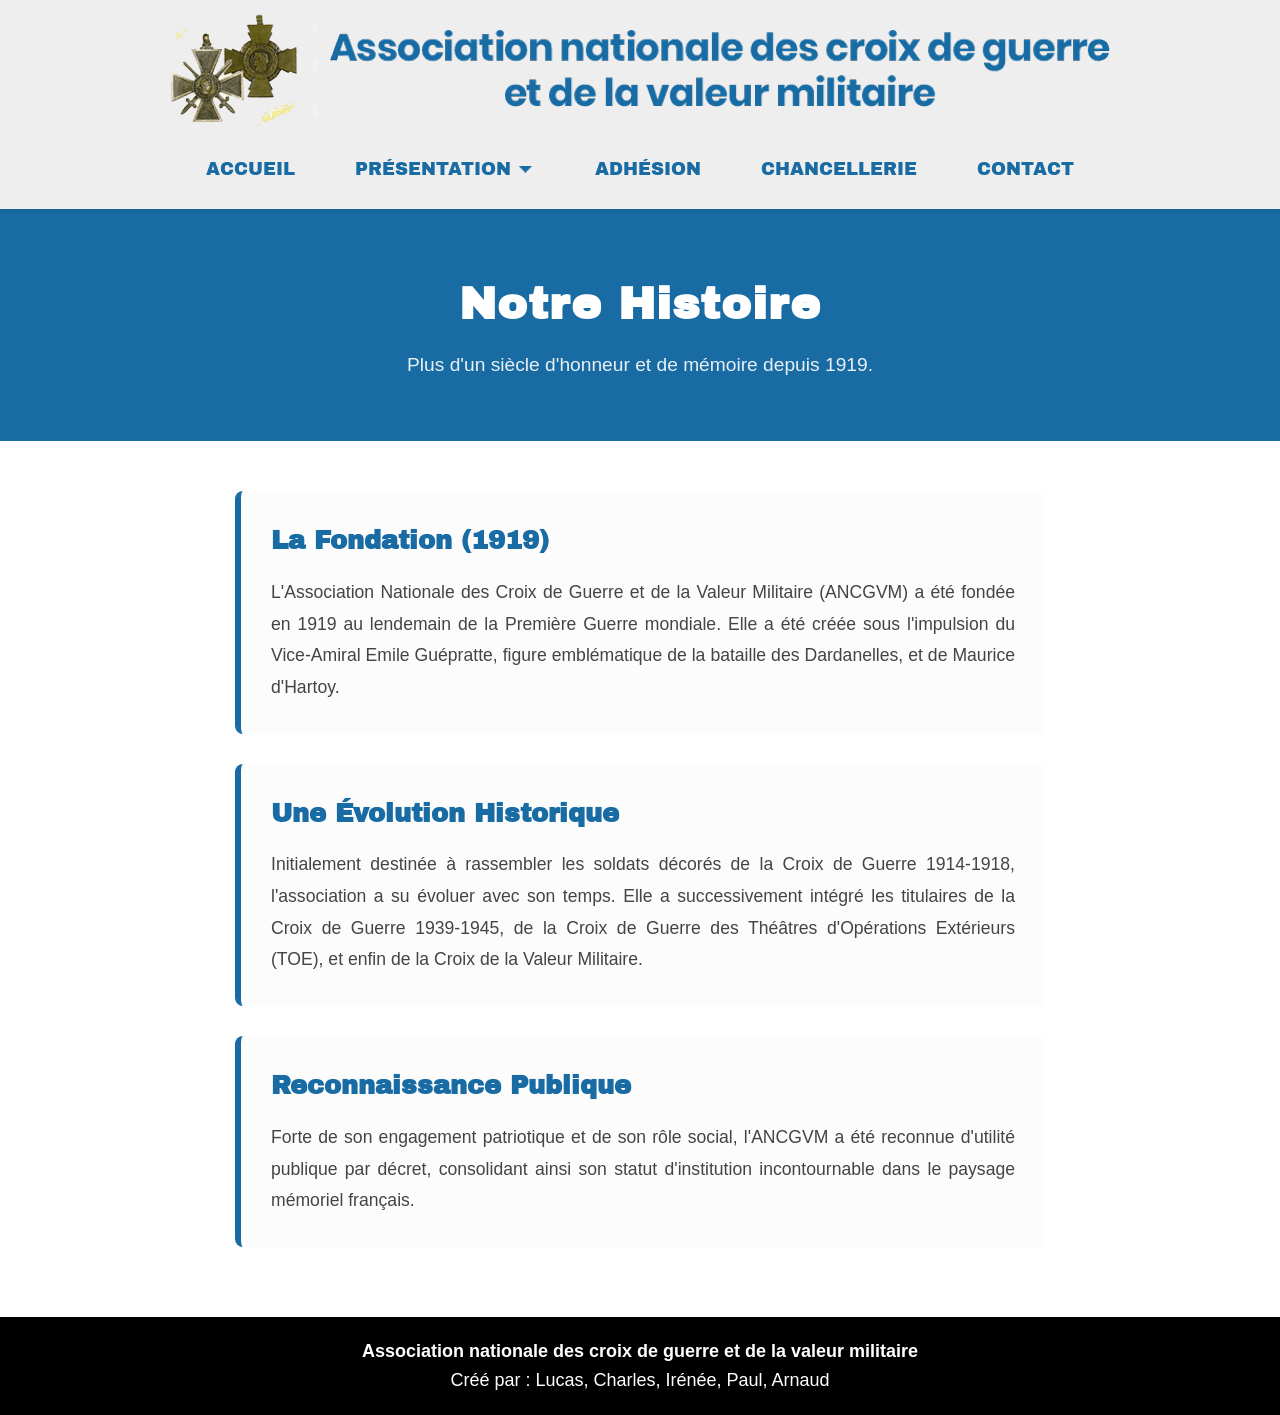
<file: html/presentation/histoire.html>
<!DOCTYPE html>
<html lang="fr">
<head>
    <meta charset="UTF-8">
    <meta name="viewport" content="width=device-width, initial-scale=1.0">
    <link rel="stylesheet" href="../../css/presentation/histoire.css">
    <link rel="preconnect" href="https://fonts.googleapis.com">
    <link rel="preconnect" href="https://fonts.gstatic.com" crossorigin>
    <link href="https://fonts.googleapis.com/css2?family=Archivo+Black&family=Roboto:wght@300;400;700&display=swap" rel="stylesheet">
    <title>Histoire - ANCGVM</title>
</head>
<body>
    <header>
        <div class="logo">
            <img src="../../image/logo.png" alt="Logo ANCGVM">
        </div>
        <nav>
            <ul>
                <li><a href="../../index.html">ACCUEIL</a></li>
                <li class="dropdown">
                    <a>PRÉSENTATION ⏷</a>
                    <ul class="submenu">
                        <li><a href="./histoire.html" class="active">HISTOIRE</a></li>
                        <li><a href="./mission.html">MISSION</a></li>
                    </ul>
                </li>
                <li><a href="../adhésion/adhesion.html">ADHÉSION</a></li>
                <li><a href="../chancellerie.html">CHANCELLERIE</a></li>
                <li><a href="../contact.html">CONTACT</a></li>
            </ul>
        </nav>
    </header>

    <main class="main-content">
        <section class="hero-section">
            <h1>Notre Histoire</h1>
            <p class="subtitle">Plus d'un siècle d'honneur et de mémoire depuis 1919.</p>
        </section>

        <section class="history-content">
            <article class="history-block">
                <h2>La Fondation (1919)</h2>
                <p>L'Association Nationale des Croix de Guerre et de la Valeur Militaire (ANCGVM) a été fondée en 1919 au lendemain de la Première Guerre mondiale. Elle a été créée sous l'impulsion du Vice-Amiral Emile Guépratte, figure emblématique de la bataille des Dardanelles, et de Maurice d'Hartoy.</p>
            </article>

            <article class="history-block">
                <h2>Une Évolution Historique</h2>
                <p>Initialement destinée à rassembler les soldats décorés de la Croix de Guerre 1914-1918, l'association a su évoluer avec son temps. Elle a successivement intégré les titulaires de la Croix de Guerre 1939-1945, de la Croix de Guerre des Théâtres d'Opérations Extérieurs (TOE), et enfin de la Croix de la Valeur Militaire.</p>
            </article>

            <article class="history-block">
                <h2>Reconnaissance Publique</h2>
                <p>Forte de son engagement patriotique et de son rôle social, l'ANCGVM a été reconnue d'utilité publique par décret, consolidant ainsi son statut d'institution incontournable dans le paysage mémoriel français.</p>
            </article>
        </section>
    </main>

    <footer>
        <div class="footer-content">
            <p><strong>Association nationale des croix de guerre et de la valeur militaire</strong></p>
            <p>Créé par : Lucas, Charles, Irénée, Paul, Arnaud</p>
        </div>
    </footer>
</body>
</html>
</file>
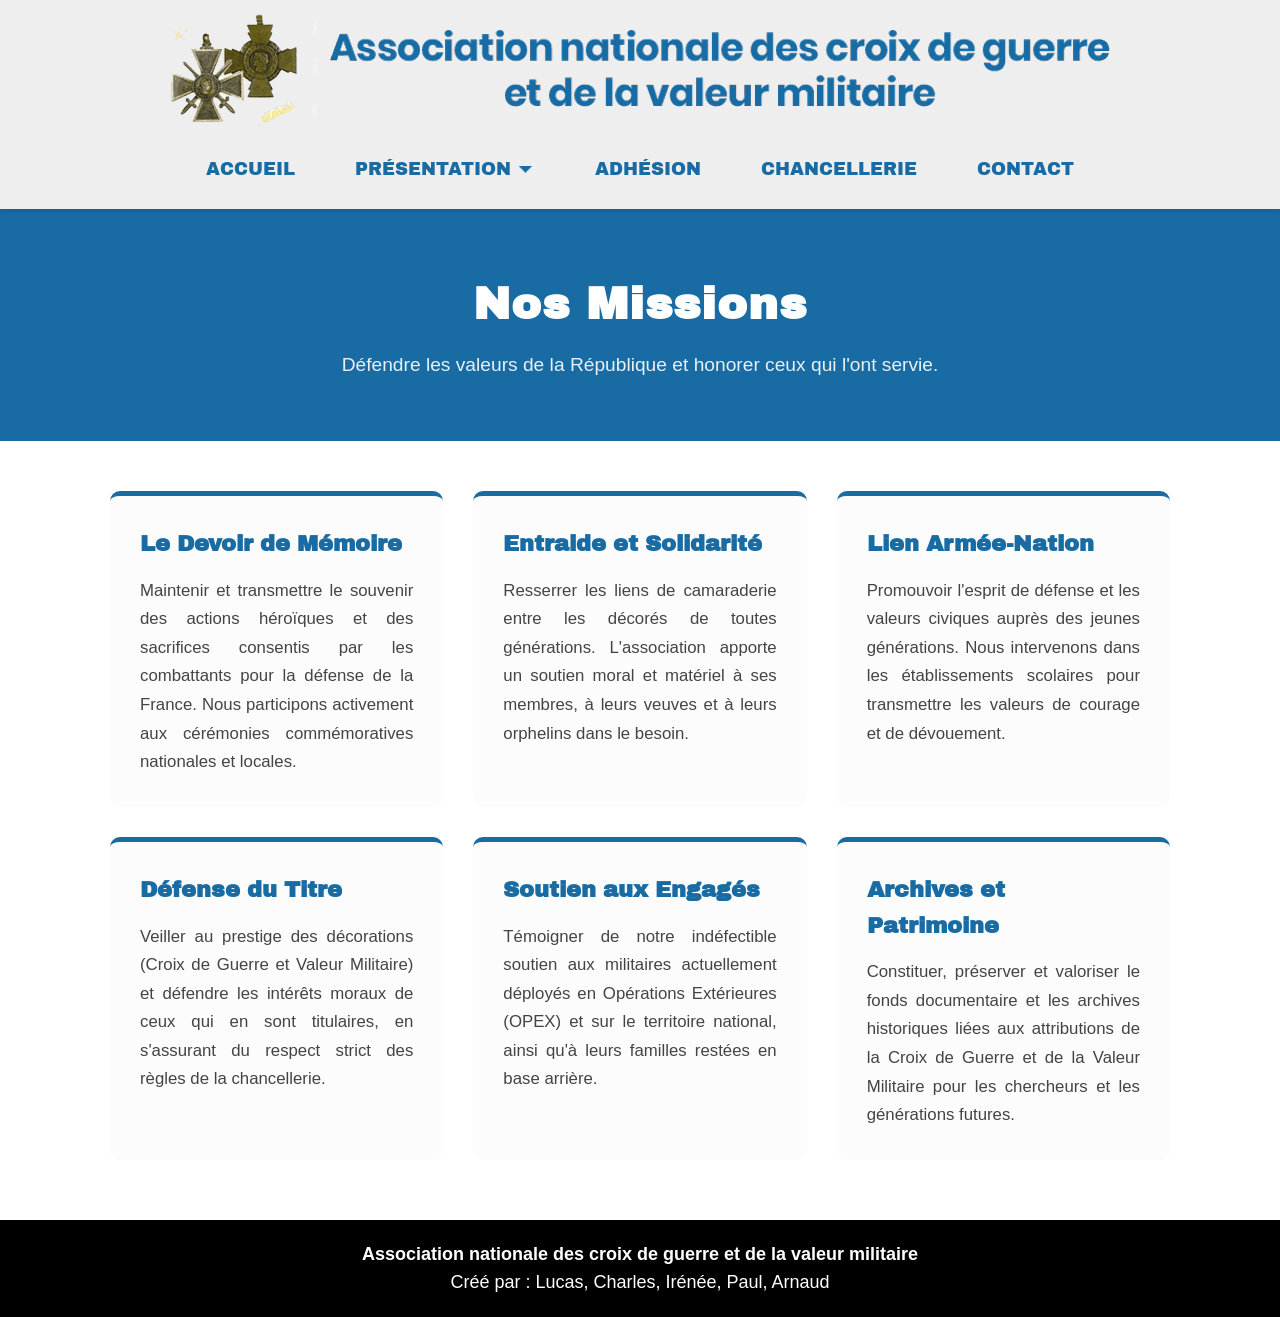
<file: html/presentation/mission.html>
<!DOCTYPE html>
<html lang="fr">
<head>
    <meta charset="UTF-8">
    <meta name="viewport" content="width=device-width, initial-scale=1.0">
    <link rel="stylesheet" href="../../css/presentation/mission.css">
    <link rel="preconnect" href="https://fonts.googleapis.com">
    <link rel="preconnect" href="https://fonts.gstatic.com" crossorigin>
    <link href="https://fonts.googleapis.com/css2?family=Archivo+Black&family=Roboto:wght@300;400;700&display=swap" rel="stylesheet">
    <title>Missions - ANCGVM</title>
</head>
<body>
    <header>
        <div class="logo">
            <img src="../../image/logo.png" alt="Logo ANCGVM">
        </div>
        <nav>
            <ul>
                <li><a href="../../index.html">ACCUEIL</a></li>
                <li class="dropdown">
                    <a>PRÉSENTATION ⏷</a>
                    <ul class="submenu">
                        <li><a href="./histoire.html">HISTOIRE</a></li>
                        <li><a href="./mission.html" class="active">MISSION</a></li>
                    </ul>
                </li>
                <li><a href="../adhésion/adhesion.html">ADHÉSION</a></li>
                <li><a href="../chancellerie.html">CHANCELLERIE</a></li>
                <li><a href="../contact.html">CONTACT</a></li>
            </ul>
        </nav>
    </header>

    <main class="main-content">
        <section class="hero-section">
            <h1>Nos Missions</h1>
            <p class="subtitle">Défendre les valeurs de la République et honorer ceux qui l'ont servie.</p>
        </section>

        <section class="missions-grid">
            <article class="mission-card">
                <h3>Le Devoir de Mémoire</h3>
                <p>Maintenir et transmettre le souvenir des actions héroïques et des sacrifices consentis par les combattants pour la défense de la France. Nous participons activement aux cérémonies commémoratives nationales et locales.</p>
            </article>

            <article class="mission-card">
                <h3>Entraide et Solidarité</h3>
                <p>Resserrer les liens de camaraderie entre les décorés de toutes générations. L'association apporte un soutien moral et matériel à ses membres, à leurs veuves et à leurs orphelins dans le besoin.</p>
            </article>

            <article class="mission-card">
                <h3>Lien Armée-Nation</h3>
                <p>Promouvoir l'esprit de défense et les valeurs civiques auprès des jeunes générations. Nous intervenons dans les établissements scolaires pour transmettre les valeurs de courage et de dévouement.</p>
            </article>

            <article class="mission-card">
                <h3>Défense du Titre</h3>
                <p>Veiller au prestige des décorations (Croix de Guerre et Valeur Militaire) et défendre les intérêts moraux de ceux qui en sont titulaires, en s'assurant du respect strict des règles de la chancellerie.</p>
            </article>

            <article class="mission-card">
                <h3>Soutien aux Engagés</h3>
                <p>Témoigner de notre indéfectible soutien aux militaires actuellement déployés en Opérations Extérieures (OPEX) et sur le territoire national, ainsi qu'à leurs familles restées en base arrière.</p>
            </article>

            <article class="mission-card">
                <h3>Archives et Patrimoine</h3>
                <p>Constituer, préserver et valoriser le fonds documentaire et les archives historiques liées aux attributions de la Croix de Guerre et de la Valeur Militaire pour les chercheurs et les générations futures.</p>
            </article>
        </section>
    </main>

    <footer>
        <div class="footer-content">
            <p><strong>Association nationale des croix de guerre et de la valeur militaire</strong></p>
            <p>Créé par : Lucas, Charles, Irénée, Paul, Arnaud</p>
        </div>
    </footer>
</body>
</html>
</file>
<file: css/index.css>
* {
    box-sizing: border-box;
    margin: 0;
    padding: 0;
}

body {
    background-color: #ffffff;
    font-family: 'Segoe UI', Tahoma, Geneva, Verdana, sans-serif;
    font-size: 18px;
    line-height: 1.6;
    color: #333;
    display: flex;
    flex-direction: column;
    min-height: 100vh;
}

a {
    text-decoration: none;
    color: inherit;
    transition: 0.3s;
}

header {
    background-color: #eeeeee;
    position: sticky;
    top: 0;
    z-index: 1000;
    box-shadow: 0 2px 5px rgba(0, 0, 0, 0.1);
    display: flex;
    flex-direction: column;
    align-items: center;
    padding-top: 10px;
}

header ul {
    list-style-type: none;
    display: flex;
    justify-content: center;
    flex-wrap: wrap;
    padding: 0;
}

header ul li a {
    display: block;
    font-size: 18px;
    padding: 20px 25px;
    font-family: "Archivo Black", sans-serif;
    color: #196ba3;
    border-bottom: 5px solid transparent; 
    transition: 0.3s;
}

header ul li a:hover {
    color: #196ba3; 
    border-bottom: 5px solid #196ba3; 
    background-color: rgba(0, 0, 0, 0.05); 
}

.submenu {
    display: none;
    position: absolute;
    top: 100%;
    left: 0;
    background-color: #eeeeee;
    width: 200px;
    box-shadow: 0 8px 15px rgba(0, 0, 0, 0.1);
    flex-direction: column;
}

.dropdown {
    position: relative;
    text-align: center;
}


.dropdown:hover .submenu {
    display: flex;
}

.submenu li a {
    padding: 15px;
    border-bottom: none;
    width: 100%;
}

.submenu li a:hover {
    background-color: #196ba3;
    color: #ffffff;
    border-bottom: none;
}

.hero {
    position: relative;
    height: 60vh;
    min-height: 400px;
    background: url('../image/batiment.png') center/cover no-repeat;
    display: flex;
    align-items: center;
    justify-content: center;
    color: white;
    text-align: center;
}

.hero-overlay {
    position: absolute;
    inset: 0;
    background: rgba(0, 0, 0, 0.55);
}

.hero-content {
    position: relative;
    z-index: 2;
    max-width: 900px;
    padding: 20px;
}

.hero-content h1 {
    font-family: "Archivo Black", sans-serif;
    font-size: 2.2rem;
    text-transform: uppercase;
    margin-bottom: 15px;
}

.citation {
    font-size: 1.3rem;
    font-style: italic;
    border-left: 4px solid #196ba3;
    padding-left: 20px;
    text-align: left;
    margin-top: 30px;
}

.citation cite {
    display: block;
    font-size: 0.9rem;
    font-style: normal;
    text-align: right;
    font-weight: bold;
    margin-top: 10px;
}

.container {
    max-width: 1200px;
    margin: 0 auto;
    padding: 0 20px;
}

.section-divider {
    border: none;
    border-top: 1px solid #ddd;
    margin: 40px auto;
    max-width: 1000px;
}

.presentation-section h2 {
    font-family: "Archivo Black", sans-serif;
    color: #196ba3;
    text-align: center;
    margin-bottom: 40px;
}

.intro-text {
    text-align: center;
    color: #555;
    margin-bottom: 50px;
}

.features-grid {
    display: grid;
    grid-template-columns: repeat(auto-fit, minmax(280px, 1fr));
    gap: 25px;
}

.feature-card {
    background: #fff;
    padding: 30px;
    border-radius: 4px;
    text-align: center;
    box-shadow: 0 4px 10px rgba(0,0,0,0.05);
    border-top: 5px solid #196ba3;
}

.feature-card h3 {
    font-family: "Archivo Black", sans-serif;
    margin-bottom: 15px;
    color: #196ba3;
}

.news-social-section {
    padding: 40px 0 80px;
    background-color: #fcfcfc;
}

.dual-grid {
    display: grid;
    grid-template-columns: 1.2fr 0.8fr;
    gap: 50px;
}

.column-title {
    font-family: "Archivo Black", sans-serif;
    font-size: 1.8rem;
    margin-bottom: 30px;
    color: #333;
    position: relative;
    padding-bottom: 10px;
}

.column-title::after {
    content: "";
    position: absolute;
    bottom: 0;
    left: 0;
    width: 60px;
    height: 4px;
    background-color: #196ba3;
}

.article-card {
    display: block;
    background: white;
    margin-bottom: 20px;
    border-radius: 8px;
    overflow: hidden;
    box-shadow: 0 2px 15px rgba(0,0,0,0.08);
    transition: transform 0.3s ease, box-shadow 0.3s ease;
    border: 1px solid #eee;
}

.article-card:hover {
    transform: translateY(-5px);
    box-shadow: 0 8px 25px rgba(0,0,0,0.12);
}

.article-content {
    padding: 25px;
}

.source {
    display: block;
    color: #196ba3;
    font-size: 0.75rem;
    font-weight: 900;
    text-transform: uppercase;
    letter-spacing: 1px;
    margin-bottom: 10px;
}

.article-card h3 {
    font-size: 1.3rem;
    color: #111;
    margin-bottom: 12px;
    line-height: 1.3;
}

.article-card p {
    font-size: 0.95rem;
    color: #666;
    margin-bottom: 15px;
}

.news-date {
    font-size: 0.8rem;
    color: #999;
    font-weight: bold;
}

.btn-container {
    margin-top: 30px;
    text-align: center;
}

.btn-more {
    display: inline-block;
    background: #196ba3;
    color: white;
    padding: 15px 35px;
    font-family: "Archivo Black", sans-serif;
    font-size: 0.9rem;
    border-radius: 50px;
    transition: background 0.3s;
}

.btn-more:hover {
    background: #000;
}

.fb-wrapper {
    background: white;
    padding: 10px;
    border-radius: 8px;
    box-shadow: 0 2px 15px rgba(0,0,0,0.08);
}

.fb-wrapper iframe {
    width: 100%;
}

footer {
    background: #000;
    color: #fff;
    text-align: center;
    padding: 40px 20px;
    margin-top: auto;
}

footer p:first-child {
    font-weight: bold;
    margin-bottom: 10px;
}

@media (max-width: 992px) {
    .dual-grid {
        grid-template-columns: 1fr;
    }
    .hero-content h1 { font-size: 1.8rem; }
}
</file>
<file: css/chancellerie.css>
* {
    box-sizing: border-box;
    margin: 0;
    padding: 0;
}

.archivo-black-regular {
    font-family: "Archivo Black", sans-serif;
    font-weight: 400;
    font-style: normal;
}

body {
    background-color: #ffffff;
    font-family: Arial, Helvetica, sans-serif;
    font-size: 18px;
    line-height: 1.6;
    color: #333;
    display: flex;
    flex-direction: column;
    min-height: 100vh;
}
h {
    align-items: center;

}
a {
    text-decoration: none;
    color: inherit;
    transition: 0.3s;
}

header {
    background-color: #eeeeee;
    position: sticky;
    top: 0;
    z-index: 1000;
    box-shadow: 0 2px 5px rgba(0, 0, 0, 0.1);
    display: flex;
    flex-direction: column;
    align-items: center;
    padding-top: 10px;
}

header ul {
    list-style-type: none;
    display: flex;
    justify-content: center;
    flex-wrap: wrap;
    padding: 0;
}

header ul li {
    position: relative; 
}

header ul li a {
    display: block;
    font-size: 18px;
    padding: 20px 30px;
    font-family: "Archivo Black", sans-serif;
    color: #196ba3;
    border-bottom: 5px solid transparent; 
    transition: 0.3s;
    text-align: center;
}

header ul li a:hover {
    color: #196ba3; 
    border-bottom: 5px solid #196ba3; 
    background-color: rgba(0, 0, 0, 0.05); 
}

.submenu {
    display: none;
    position: absolute;
    top: 100%;
    left: 0;
    background-color: #eeeeee;
    width: 100%;
    box-shadow: 0 8px 15px rgba(0, 0, 0, 0.1);
    flex-direction: column;
    z-index: 1000;
}

.dropdown:hover .submenu {
    display: flex;
}

.submenu li {
    width: 100%;
}

.submenu li a {
    font-size: 18px;
    padding: 15px 10px;
    border-bottom: none;
    width: 100%;
    text-align: center;
}

.submenu li a:hover {
    border-bottom: none;
    background-color: #196ba3;
    color: #ffffff;
}
.hero-section h1 {
    font-family: "Archivo Black", sans-serif;
    font-size: 2.8rem;
    margin-bottom: 10px;
    letter-spacing: 1px;
}

.hero-section .subtitle {
    font-size: 1.2rem;
    font-weight: 300;
    opacity: 0.9;
}

.chancellerie-content {
    max-width: 850px;
    margin: 0 auto;
    padding: 0 20px 40px 20px;
}

.chancellerie-block {
    background-color: #fcfcfc;
    padding: 30px;
    margin-bottom: 30px;
    border-radius: 8px;
    border-left: 6px solid #196ba3;
}

.chancellerie-block h2 {
    font-family: "Archivo Black", sans-serif;
    color: #196ba3;
    font-size: 1.6rem;
    margin-bottom: 15px;
}

.chancellerie-block p {
    font-size: 1.1rem;
    line-height: 1.8;
    color: #444444;
    text-align: justify;
}

footer {
    background-color: black;
    text-align: center;
    color: #ffffff;
}
</file>
<file: css/contact.css>
* {
    box-sizing: border-box;
    margin: 0;
    padding: 0;
}

body {
    background-color: #ffffff;
    font-family: Arial, Helvetica, sans-serif;
    font-size: 18px;
    line-height: 1.6;
    color: #eeeeee;
    display: flex;
    flex-direction: column;
    min-height: 100vh;
}

a {
    text-decoration: none;
    color: inherit;
    transition: 0.3s;
}

/* ── HEADER ── */

header {
    background-color: #eeeeee;
    position: sticky;
    top: 0;
    z-index: 1000;
    box-shadow: 0 2px 8px rgba(0, 0, 0, 0.4);
    display: flex;
    flex-direction: column;
    align-items: center;
    padding-top: 10px;
}

header ul {
    list-style-type: none;
    display: flex;
    justify-content: center;
    flex-wrap: wrap;
    padding: 0;
}

header ul li {
    position: relative;
}

header ul li a {
    display: block;
    font-size: 18px;
    padding: 20px 30px;
    font-family: "Archivo Black", sans-serif;
    color: #196ba3;
    border-bottom: 5px solid transparent;
    transition: 0.3s;
    text-align: center;
    cursor: pointer;
}

header ul li a:hover {
    color: #196ba3;
    border-bottom: 5px solid #196ba3;
    background-color: rgba(255, 255, 255, 0.05);
}

.submenu {
    display: none;
    position: absolute;
    top: 100%;
    left: 0;
    background-color: #eeeeee;
    width: 200px;
    box-shadow: 0 8px 15px rgba(0, 0, 0, 0.3);
    flex-direction: column;
    z-index: 1000;
}

.dropdown:hover .submenu {
    display: flex;
}

.submenu li {
    width: 100%;
}

.submenu li a {
    font-size: 16px;
    padding: 15px 10px;
    border-bottom: none;
    width: 100%;
    text-align: center;
    color: #196ba3;
}

.submenu li a:hover {
    border-bottom: none;
    background-color: #196ba3;
    color: #ffffff;
}

/* ── MAIN ── */

main {
    flex: 1;
    padding: 50px 60px;
}

.contact-title {
    font-family: "Archivo Black", sans-serif;
    font-weight: 400;
    font-size: 22px;
    color: #196ba3;
    margin-bottom: 36px;
    padding-bottom: 12px;
    border-bottom: 2px solid #196ba3;
    letter-spacing: 0.5px;
}

.contact-layout {
    display: flex;
    gap: 50px;
    align-items: flex-start;
}

/* ── LEFT COLUMN ── */

.contact-left {
    flex: 0 0 200px;
    display: flex;
    flex-direction: column;
    gap: 28px;
}

.contact-info {
    display: flex;
    flex-direction: column;
    align-items: center;
    text-align: center;
    gap: 12px;
}

.icon-wrap {
    width: 56px;
    height: 56px;
    border: 1.5px solid #196ba3;
    border-radius: 50%;
    display: flex;
    align-items: center;
    justify-content: center;
    background: rgba(25, 107, 163, 0.08);
    transition: background 0.3s;
}

.icon-wrap:hover {
    background: rgba(25, 107, 163, 0.18);
}

.contact-info p {
    font-size: 13px;
    color: #ccc;
    line-height: 1.6;
}

.info-sep {
    border: none;
    border-top: 1px solid #333;
}

/* ── RIGHT COLUMN ── */

.contact-right {
    flex: 1;
    display: flex;
    flex-direction: column;
    gap: 16px;
}

.form-row {
    display: flex;
    gap: 16px;
}

.form-row .form-field {
    flex: 1;
}

.form-field label {
    display: block;
    font-size: 13px;
    color: #196ba3;
    margin-bottom: 6px;
    letter-spacing: 0.3px;
}

.form-field input,
.form-field textarea {
    width: 100%;
    background: #eeeeee;
    border: 1px solid #333;
    border-radius: 3px;
    padding: 10px 12px;
    font-size: 14px;
    font-family: Arial, Helvetica, sans-serif;
    color: #000000;
    outline: none;
    transition: border-color 0.2s, background 0.2s;
}

.form-field input:focus,
.form-field textarea:focus {
    border-color: #196ba3;
    background: #ffffff;
}

.form-field textarea {
    min-height: 130px;
    resize: vertical;
}

.btn-submit {
    background: #196ba3;
    color: #fff;
    border: none;
    padding: 12px 32px;
    font-size: 14px;
    font-family: "Archivo Black", sans-serif;
    font-weight: 400;
    cursor: pointer;
    border-radius: 3px;
    align-self: flex-start;
    display: flex;
    align-items: center;
    gap: 8px;
    letter-spacing: 0.5px;
    transition: background 0.2s;
}

.btn-submit:hover {
    background: #0d3a6e;
}

/* ── FOOTER ── */

footer {
    background-color: #000;
    text-align: center;
    color: #ffffff;
    padding: 16px;
    font-size: 14px;
    line-height: 1.8;
}

/* ── RESPONSIVE ── */

@media (max-width: 768px) {
    main {
        padding: 30px 20px;
    }

    .contact-layout {
        flex-direction: column;
        gap: 36px;
    }

    .contact-left {
        flex: none;
        flex-direction: row;
        flex-wrap: wrap;
        justify-content: center;
        gap: 20px;
    }

    .info-sep {
        display: none;
    }

    .form-row {
        flex-direction: column;
    }

    header ul li a {
        padding: 14px 16px;
        font-size: 15px;
    }
}
</file>
<file: css/adhésion/adhesion.css>
* {
    box-sizing: border-box;
    margin: 0;
    padding: 0;
}

body {
    background-color: #ffffff;
    font-family: 'Raleway', Arial, sans-serif;
    font-size: 18px;
    line-height: 1.6;
    color: #333;
    display: flex;
    flex-direction: column;
    min-height: 100vh;
}

.archivo-black-regular {
    font-family: "Archivo Black", sans-serif;
    font-weight: 400;
}

header {
    background-color: #eeeeee;
    position: sticky;
    top: 0;
    z-index: 1000;
    box-shadow: 0 2px 5px rgba(0, 0, 0, 0.1);
    display: flex;
    flex-direction: column;
    align-items: center;
    padding-top: 10px;
}

header ul {
    list-style-type: none;
    display: flex;
    justify-content: center;
    flex-wrap: wrap;
    padding: 0;
}

header ul li {
    position: relative;
}

header ul li a {
    display: block;
    font-size: 18px;
    padding: 20px 25px;
    font-family: "Archivo Black", sans-serif;
    color: #196ba3;
    text-decoration: none;
    border-bottom: 5px solid transparent;
    transition: 0.3s;
}

header ul li a:hover {
    color: #196ba3;
    border-bottom: 5px solid #196ba3;
    background-color: rgba(0, 0, 0, 0.05);
}

.submenu {
    display: none;
    position: absolute;
    top: 100%;
    left: 0;
    background-color: #eeeeee;
    min-width: 200px;
    box-shadow: 0 8px 15px rgba(0, 0, 0, 0.1);
    flex-direction: column;
    z-index: 1000;
}

.dropdown:hover .submenu {
    display: flex;
}

.submenu li a {
    padding: 15px;
    border-bottom: none;
    text-align: left;
}

.submenu li a:hover {
    border-bottom: none;
    background-color: #196ba3;
    color: #ffffff;
}

.hero-title {
    text-align: center;
    padding: 60px 20px;
    background-color: #f9f9f9;
}

.hero-title h1 {
    font-size: 3rem;
    color: #196ba3;
    text-transform: uppercase;
}

.content-section {
    padding: 80px 20px;
}

.bg-light {
    background-color: #f4f4f4;
}

.container {
    max-width: 1000px;
    margin: 0 auto;
    text-align: center;
}

.section-label {
    display: block;
    text-transform: uppercase;
    color: #888;
    letter-spacing: 2px;
    margin-bottom: 10px;
    font-size: 14px;
}

.divider {
    width: 60px;
    height: 3px;
    background-color: #196ba3;
    margin: 20px auto 30px;
}

.grid {
    display: grid;
    grid-template-columns: repeat(auto-fit, minmax(300px, 1fr));
    gap: 30px;
    margin: 40px 0;
}

.card {
    background: white;
    padding: 40px;
    box-shadow: 0 4px 15px rgba(0,0,0,0.05);
    border-top: 4px solid #196ba3;
}

.card h3 {
    font-size: 20px;
    margin-bottom: 15px;
    color: #196ba3;
}

.btn {
    display: inline-block;
    padding: 15px 40px;
    font-family: "Archivo Black", sans-serif;
    text-decoration: none;
    transition: 0.3s;
    margin-top: 20px;
}

.btn-blue {
    background-color: #196ba3;
    color: white;
}

.btn-blue:hover {
    background-color: #145682;
    transform: translateY(-2px);
}

.shop-list {
    list-style: none;
    text-align: left;
    max-width: 700px;
    margin: 40px auto;
}

.shop-list li {
    display: flex;
    align-items: flex-start;
    gap: 20px;
    margin-bottom: 30px;
}

.list-num {
    font-family: "Archivo Black", sans-serif;
    font-size: 24px;
    color: #ccc;
}

.link-blue {
    color: #196ba3;
    font-weight: 600;
}

footer {
    background-color: black;
    color: #ffffff;
    padding: 40px 20px;
    margin-top: auto;
    text-align: center;
}

.footer-container {
    display: flex;
    justify-content: center;
    gap: 50px;
    flex-wrap: wrap;
    margin-bottom: 30px;
}

.footer-info p {
    font-size: 14px;
}

.footer-bottom {
    border-top: 1px solid #333;
    padding-top: 20px;
    font-size: 12px;
    color: #777;
}
</file>
<file: css/adhésion/formulaire.css>
* {
    box-sizing: border-box;
    margin: 0;
    padding: 0;
}

body {
    background-color: #ffffff;
    font-family: 'Raleway', Arial, Helvetica, sans-serif;
    font-size: 18px;
    line-height: 1.6;
    color: #333;
    display: flex;
    flex-direction: column;
    min-height: 100vh;
}

.archivo-black-regular {
    font-family: "Archivo Black", sans-serif;
    font-weight: 400;
}

a {
    text-decoration: none;
    color: inherit;
    transition: 0.3s;
}

header {
    background-color: #eeeeee;
    position: sticky;
    top: 0;
    z-index: 1000;
    box-shadow: 0 2px 5px rgba(0, 0, 0, 0.1);
    display: flex;
    flex-direction: column;
    align-items: center;
    padding-top: 10px;
}

.logo img {
    display: block;
    max-width: 100%;
}

nav {
    width: 100%;
}

header ul {
    list-style-type: none;
    display: flex;
    justify-content: center;
    flex-wrap: wrap;
    padding: 0;
}

header ul li {
    position: relative;
}

header ul li a {
    display: block;
    font-size: 18px;
    padding: 20px 30px;
    font-family: "Archivo Black", sans-serif;
    color: #196ba3;
    border-bottom: 5px solid transparent;
    transition: 0.3s;
    text-align: center;
}

header ul li a:hover {
    color: #196ba3;
    border-bottom: 5px solid #196ba3;
    background-color: rgba(0, 0, 0, 0.05);
}

.submenu {
    display: none;
    position: absolute;
    top: 100%;
    left: 0;
    background-color: #eeeeee;
    min-width: 200px;
    box-shadow: 0 8px 15px rgba(0, 0, 0, 0.1);
    flex-direction: column;
    z-index: 1000;
}

.dropdown:hover .submenu {
    display: flex;
}

.submenu li {
    width: 100%;
}

.submenu li a {
    font-size: 16px;
    padding: 15px 20px;
    border-bottom: none;
    width: 100%;
    text-align: left;
}

.submenu li a:hover {
    border-bottom: none;
    background-color: #196ba3;
    color: #ffffff;
}

main {
    flex-grow: 1;
}

.hero-title {
    text-align: center;
    padding: 60px 20px;
    background-color: #f9f9f9;
}

.hero-title h1 {
    font-size: 3rem;
    color: #196ba3;
    text-transform: uppercase;
}

.content-section {
    padding: 60px 20px;
}

.bg-light {
    background-color: #f4f4f4;
}

.container {
    max-width: 1000px;
    margin: 0 auto;
}

.container--center {
    text-align: center;
}

.section-label {
    display: block;
    text-transform: uppercase;
    color: #888;
    letter-spacing: 2px;
    margin-bottom: 10px;
    font-size: 14px;
}

.divider {
    width: 60px;
    height: 3px;
    background-color: #196ba3;
    margin: 20px 0 30px;
}

.container--center .divider {
    margin-left: auto;
    margin-right: auto;
}

.grid {
    display: grid;
    grid-template-columns: repeat(auto-fit, minmax(300px, 1fr));
    gap: 30px;
    margin: 40px 0;
}

.card {
    background: white;
    padding: 40px;
    box-shadow: 0 4px 15px rgba(0,0,0,0.05);
    border-top: 4px solid #196ba3;
    text-align: left;
}

.card h3 {
    font-size: 20px;
    margin-bottom: 15px;
    color: #196ba3;
}

.shop-list {
    list-style: none;
    max-width: 800px;
    margin: 40px 0;
}

.shop-list li {
    display: flex;
    gap: 20px;
    margin-bottom: 30px;
    align-items: flex-start;
}

.list-num {
    font-family: "Archivo Black", sans-serif;
    font-size: 24px;
    color: #ccc;
}

.form-info-box {
    background-color: #f0f7ff;
    border-left: 5px solid #196ba3;
    padding: 20px;
    margin-bottom: 40px;
}

.form-section {
    margin-bottom: 40px;
}

.form-section-title {
    color: #196ba3;
    font-size: 24px;
    margin-bottom: 15px;
    text-transform: uppercase;
}

.form-row {
    display: flex;
    gap: 20px;
    margin-bottom: 15px;
}

.form-group {
    flex: 1;
    display: flex;
    flex-direction: column;
    margin-bottom: 15px;
}

.form-group label {
    font-weight: 600;
    margin-bottom: 8px;
    font-size: 14px;
}

input[type="text"],
input[type="email"],
input[type="tel"],
select,
textarea {
    padding: 12px;
    border: 1px solid #ddd;
    font-family: 'Raleway', sans-serif;
    font-size: 16px;
    width: 100%;
}

textarea {
    min-height: 100px;
    resize: vertical;
}

input:focus, select:focus, textarea:focus {
    outline: none;
    border-color: #196ba3;
    box-shadow: 0 0 5px rgba(25, 107, 163, 0.1);
}

.required {
    color: #c0392b;
}

.checkbox-group {
    margin: 20px 0;
}

.checkbox-container {
    display: flex;
    align-items: center;
    gap: 10px;
    margin-bottom: 10px;
    cursor: pointer;
    font-size: 15px;
}

.btn {
    display: inline-block;
    padding: 15px 40px;
    font-family: "Archivo Black", sans-serif;
    text-transform: uppercase;
    font-size: 14px;
    cursor: pointer;
    border: none;
    transition: 0.3s;
}

.btn-blue {
    background-color: #196ba3;
    color: white;
}

.btn-blue:hover {
    background-color: #145682;
    transform: translateY(-2px);
}

.form-actions {
    display: flex;
    align-items: center;
    gap: 30px;
    margin-top: 30px;
}

.btn-link {
    color: #666;
    font-size: 14px;
}

footer {
    background-color: black;
    color: #ffffff;
    padding: 50px 20px 20px;
    margin-top: auto;
    text-align: center;
}

.footer-container {
    display: flex;
    justify-content: center;
    gap: 60px;
    flex-wrap: wrap;
    max-width: 1000px;
    margin: 0 auto 40px;
}

.footer-info p {
    font-size: 15px;
    margin-bottom: 5px;
}

.footer-info .archivo-black-regular {
    font-size: 18px;
    margin-bottom: 15px;
    color: #ffffff;
}

.footer-bottom {
    border-top: 1px solid #333;
    padding-top: 20px;
    text-align: center;
    font-size: 13px;
    color: #888;
}

@media (max-width: 768px) {
    .form-row {
        flex-direction: column;
        gap: 0;
    }
    
    .hero-title h1 {
        font-size: 2rem;
    }
    
    header ul li a {
        padding: 15px 15px;
        font-size: 16px;
    }
}
</file>
<file: css/presentation/histoire.css>
* {
    box-sizing: border-box;
    margin: 0;
    padding: 0;
}

.archivo-black-regular {
    font-family: "Archivo Black", sans-serif;
    font-weight: 400;
    font-style: normal;
}

body {
    background-color: #ffffff;
    font-family: Arial, Helvetica, sans-serif;
    font-size: 18px;
    line-height: 1.6;
    color: #333;
    display: flex;
    flex-direction: column;
    min-height: 100vh;
}
h {
    align-items: center;

}
a {
    text-decoration: none;
    color: inherit;
    transition: 0.3s;
}

header {
    background-color: #eeeeee;
    position: sticky;
    top: 0;
    z-index: 1000;
    box-shadow: 0 2px 5px rgba(0, 0, 0, 0.1);
    display: flex;
    flex-direction: column;
    align-items: center;
    padding-top: 10px;
}

header ul {
    list-style-type: none;
    display: flex;
    justify-content: center;
    flex-wrap: wrap;
    padding: 0;
}

header ul li {
    position: relative; 
}

header ul li a {
    display: block;
    font-size: 18px;
    padding: 20px 30px;
    font-family: "Archivo Black", sans-serif;
    color: #196ba3;
    border-bottom: 5px solid transparent; 
    transition: 0.3s;
    text-align: center;
}

header ul li a:hover {
    color: #196ba3; 
    border-bottom: 5px solid #196ba3; 
    background-color: rgba(0, 0, 0, 0.05); 
}

.submenu {
    display: none;
    position: absolute;
    top: 100%;
    left: 0;
    background-color: #eeeeee;
    width: 100%;
    box-shadow: 0 8px 15px rgba(0, 0, 0, 0.1);
    flex-direction: column;
    z-index: 1000;
}

.dropdown:hover .submenu {
    display: flex;
}

.submenu li {
    width: 100%;
}

.submenu li a {
    font-size: 18px;
    padding: 15px 10px;
    border-bottom: none;
    width: 100%;
    text-align: center;
}

.submenu li a:hover {
    border-bottom: none;
    background-color: #196ba3;
    color: #ffffff;
}

footer {
    background-color: #000000;
    text-align: center;
    color: #ffffff;
    margin-top: auto;
}

.footer-content {
    padding: 20px;
}

.hero-section {
    background-color: #196ba3;
    background-position: center;
    background-size: cover;
    color: #ffffff;
    text-align: center;
    padding: 60px 20px;
    margin-bottom: 50px;
}

.hero-section h1 {
    font-family: "Archivo Black", sans-serif;
    font-size: 2.8rem;
    margin-bottom: 10px;
    letter-spacing: 1px;
}

.hero-section h1 {
    font-family: "Archivo Black", sans-serif;
    font-size: 2.8rem;
    margin-bottom: 10px;
    letter-spacing: 1px;
}

.hero-section .subtitle {
    font-size: 1.2rem;
    font-weight: 300;
    opacity: 0.9;
}

.history-content {
    max-width: 850px;
    margin: 0 auto;
    padding: 0 20px 40px 20px;
}

.history-block {
    background-color: #fcfcfc;
    padding: 30px;
    margin-bottom: 30px;
    border-radius: 8px;
    border-left: 6px solid #196ba3;
}

.history-block h2 {
    font-family: "Archivo Black", sans-serif;
    color: #196ba3;
    font-size: 1.6rem;
    margin-bottom: 15px;
}

.history-block p {
    font-size: 1.1rem;
    line-height: 1.8;
    color: #444444;
    text-align: justify;
}
</file>
<file: css/presentation/mission.css>
* {
    box-sizing: border-box;
    margin: 0;
    padding: 0;
}

.archivo-black-regular {
    font-family: "Archivo Black", sans-serif;
    font-weight: 400;
    font-style: normal;
}

body {
    background-color: #ffffff;
    font-family: Arial, Helvetica, sans-serif;
    font-size: 18px;
    line-height: 1.6;
    color: #333;
    display: flex;
    flex-direction: column;
    min-height: 100vh;
}
h {
    align-items: center;

}
a {
    text-decoration: none;
    color: inherit;
    transition: 0.3s;
}

header {
    background-color: #eeeeee;
    position: sticky;
    top: 0;
    z-index: 1000;
    box-shadow: 0 2px 5px rgba(0, 0, 0, 0.1);
    display: flex;
    flex-direction: column;
    align-items: center;
    padding-top: 10px;
}

header ul {
    list-style-type: none;
    display: flex;
    justify-content: center;
    flex-wrap: wrap;
    padding: 0;
}

header ul li {
    position: relative; 
}

header ul li a {
    display: block;
    font-size: 18px;
    padding: 20px 30px;
    font-family: "Archivo Black", sans-serif;
    color: #196ba3;
    border-bottom: 5px solid transparent; 
    transition: 0.3s;
    text-align: center;
}

header ul li a:hover {
    color: #196ba3; 
    border-bottom: 5px solid #196ba3; 
    background-color: rgba(0, 0, 0, 0.05); 
}

.submenu {
    display: none;
    position: absolute;
    top: 100%;
    left: 0;
    background-color: #eeeeee;
    width: 100%;
    box-shadow: 0 8px 15px rgba(0, 0, 0, 0.1);
    flex-direction: column;
    z-index: 1000;
}

.dropdown:hover .submenu {
    display: flex;
}

.submenu li {
    width: 100%;
}

.submenu li a {
    font-size: 18px;
    padding: 15px 10px;
    border-bottom: none;
    width: 100%;
    text-align: center;
}

.submenu li a:hover {
    border-bottom: none;
    background-color: #196ba3;
    color: #ffffff;
}

footer {
    background-color: #000000;
    text-align: center;
    color: #ffffff;
    margin-top: auto;
}

.footer-content {
    padding: 20px;
}

.hero-section {
    background-color: #196ba3;
    background-position: center;
    background-size: cover;
    color: #ffffff;
    text-align: center;
    padding: 60px 20px;
    margin-bottom: 50px;
}

.hero-section h1 {
    font-family: "Archivo Black", sans-serif;
    font-size: 2.8rem;
    margin-bottom: 10px;
    letter-spacing: 1px;
}

.hero-section .subtitle {
    font-size: 1.2rem;
    font-weight: 300;
    opacity: 0.9;
}

.missions-grid {
    max-width: 1100px;
    margin: 0 auto;
    padding: 0 20px 60px 20px;
    display: grid;
    grid-template-columns: repeat(auto-fit, minmax(280px, 1fr));
    gap: 30px;
}

.mission-card {
    background-color: #fcfcfc;
    padding: 30px;
    border-radius: 10px;
    border-top: 5px solid #196ba3;
}

.mission-card h3 {
    font-family: "Archivo Black", sans-serif;
    color: #196ba3;
    font-size: 1.4rem;
    margin-bottom: 15px;
}

.mission-card p {
    font-size: 1.05rem;
    color: #444444;
    line-height: 1.7;
    text-align: justify;
}
</file>
